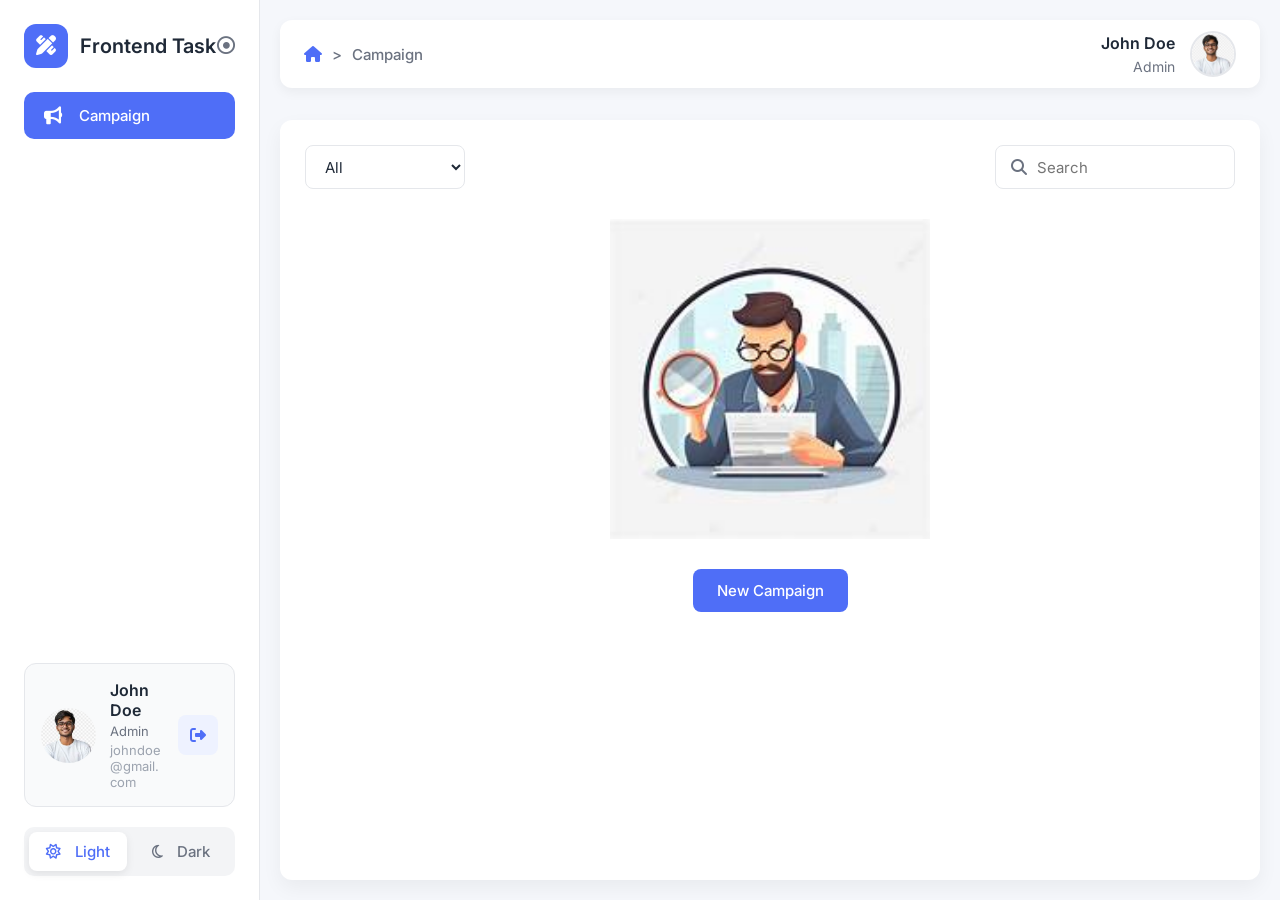
<file: index.html>
<!DOCTYPE html>
<html lang="en">
<head>
    <meta charset="UTF-8">
    <meta name="viewport" content="width=device-width, initial-scale=1.0">
    <title>Frontend Task - Campaign</title>

    <!-- Google Font -->
    <link href="https://fonts.googleapis.com/css2?family=Inter:wght@300;400;500;600;700&display=swap" rel="stylesheet">

    <!-- CSS -->
    <link rel="stylesheet" href="css/style.css">
    <link rel="stylesheet" href="css/sidebar.css">
    <link rel="stylesheet" href="css/navbar.css">
    <link rel="stylesheet" href="css/button.css">
    <link rel="stylesheet" href="css/responsive.css">

    <!-- Font Awesome -->
    <link rel="stylesheet"
          href="https://cdnjs.cloudflare.com/ajax/libs/font-awesome/6.6.0/css/all.min.css">
</head>
<body>

<div class="container">

    <!-- ================= Sidebar ================= -->

    <aside class="sidebar">

        <!-- Logo -->
        <div class="logo">

            <div class="logo-left">
                <i class="fa-solid fa-pen-ruler"></i>
                <h3>Frontend Task</h3>
            </div>

            <i class="fa-regular fa-circle-dot menu-icon"></i>

        </div>


        <!-- Menu -->

        <nav class="sidebar-menu">

            <ul>

                <li class="active">

                    <a href="index.html">

                        <i class="fa-solid fa-bullhorn"></i>

                        <span>Campaign</span>

                    </a>

                </li>

            </ul>

        </nav>



        <!-- Footer -->

        <div class="sidebar-footer">

            <div class="profile-card">

                <img src="images/profile.jpg" alt="Profile">

                <div class="profile-info">

                    <h4>John Doe</h4>

                    <span>Admin</span>

                    <p>johndoe@gmail.com</p>

                </div>

                <a href="#" class="logout">

                    <i class="fa-solid fa-right-from-bracket"></i>

                </a>

            </div>



            <div class="theme-switch">

                <button class="theme-btn active">

                    <i class="fa-regular fa-sun"></i>

                    Light

                </button>

                <button class="theme-btn">

                    <i class="fa-regular fa-moon"></i>

                    Dark

                </button>

            </div>

        </div>

    </aside>





    <!-- ================= Main ================= -->

    <main class="main-content">

        <!-- Top Navbar -->

        <header class="top-navbar">

            <div class="breadcrumb">

                <i class="fa-solid fa-house"></i>

                <span> > </span>

                <span>Campaign</span>

            </div>



            <div class="top-profile">

                <div class="user-details">

                    <h4>John Doe</h4>

                    <span>Admin</span>

                </div>

                <img src="images/profile.jpg" alt="User">

            </div>

        </header>



        <!-- Content -->

        <section class="content-area">

            <!-- Filter -->

            <div class="filter-bar">

                <select>

                    <option>All</option>

                    <option>Running</option>

                    <option>Completed</option>

                </select>



                <div class="search-box">

                    <i class="fa-solid fa-magnifying-glass"></i>

                    <input
                        type="text"
                        placeholder="Search">

                </div>

            </div>



            <!-- Empty State -->

            <div class="empty-state">

                <img
                    src="images/empty-state.png"
                    alt="Empty">

                <a href="new-campaign.html" class="primary-btn">

                    New Campaign

                </a>

            </div>

        </section>

    </main>

</div>

</body>
</html>
</file>
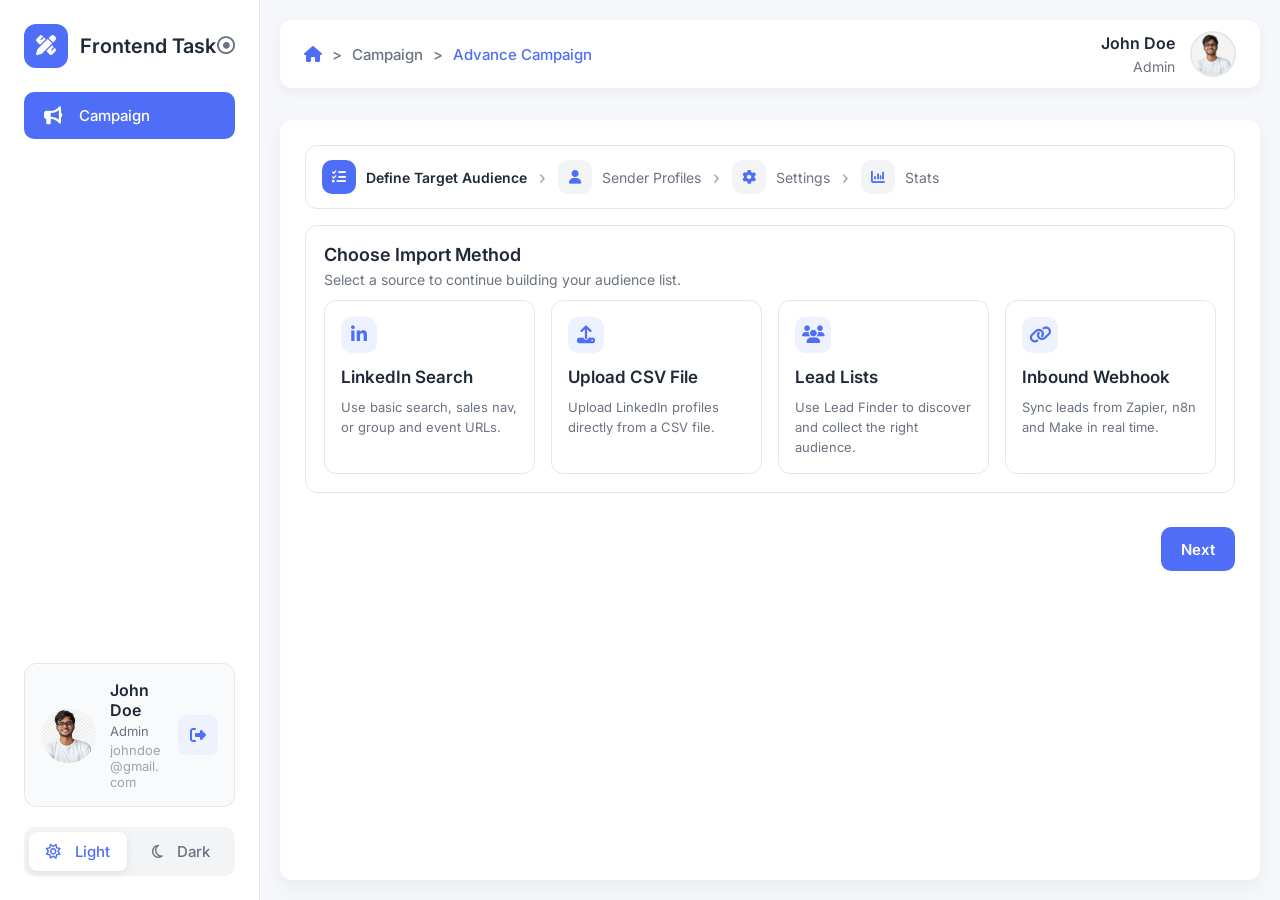
<file: advance.html>
<!DOCTYPE html>
<html lang="en">

<head>
    <meta charset="UTF-8">
    <meta name="viewport" content="width=device-width, initial-scale=1.0">
    <title>Advance Campaign</title>

    <link href="https://fonts.googleapis.com/css2?family=Inter:wght@300;400;500;600;700&display=swap" rel="stylesheet">
    <link rel="stylesheet" href="css/style.css">
    <link rel="stylesheet" href="css/sidebar.css">
    <link rel="stylesheet" href="css/navbar.css">
    <link rel="stylesheet" href="css/button.css">
    <link rel="stylesheet" href="css/responsive.css">
    <link rel="stylesheet" href="https://cdnjs.cloudflare.com/ajax/libs/font-awesome/6.6.0/css/all.min.css">

    <style>
        .advance-shell {
            display: flex;
            flex-direction: column;
            gap: 16px;
        }

        .stepper {
            display: flex;
            align-items: center;
            flex-wrap: wrap;
            gap: 12px;
            padding: 14px 16px;
            border: 1px solid #E5E7EB;
            border-radius: 12px;
            background: #fff;
        }

        .step-item {
            display: flex;
            align-items: center;
            gap: 10px;
            font-size: 14px;
            color: #6B7280;
        }

        .step-icon {
            width: 34px;
            height: 34px;
            border-radius: 10px;
            display: flex;
            justify-content: center;
            align-items: center;
            background: #F3F4F6;
            color: #4F6EF7;
        }

        .step-item.active .step-icon {
            background: #4F6EF7;
            color: #fff;
        }

        .step-item.active {
            color: #1F2937;
            font-weight: 600;
        }

        .step-separator {
            color: #9CA3AF;
            font-size: 18px;
        }

        .panel-card {
            background: #fff;
            border: 1px solid #E5E7EB;
            border-radius: 12px;
            padding: 18px;
        }

        .panel-header {
            margin-bottom: 10px;
        }

        .panel-header h3 {
            font-size: 18px;
            font-weight: 600;
            color: #1F2937;
            margin-bottom: 6px;
        }

        .panel-header p {
            font-size: 14px;
            color: #6B7280;
        }

        .method-grid {
            display: grid;
            grid-template-columns: repeat(4, minmax(180px, 1fr));
            gap: 16px;
            margin-top: 12px;
        }

        .method-card {
            border: 1px solid #E5E7EB;
            border-radius: 12px;
            padding: 16px;
            background: #fff;
            min-height: 170px;
        }

        .method-icon {
            width: 36px;
            height: 36px;
            border-radius: 10px;
            display: flex;
            justify-content: center;
            align-items: center;
            background: #EEF2FF;
            color: #4F6EF7;
            font-size: 18px;
        }

        .method-card h4 {
            margin-top: 14px;
            font-size: 17px;
            font-weight: 600;
            color: #1F2937;
        }

        .method-card p {
            margin-top: 10px;
            font-size: 13px;
            color: #6B7280;
            line-height: 20px;
        }

        .footer-actions {
            display: flex;
            justify-content: flex-end;
            margin-top: 18px;
        }

        .primary-btn {
            display: inline-flex;
            justify-content: center;
            align-items: center;
            height: 44px;
            padding: 0 20px;
            border-radius: 10px;
            background: #4F6EF7;
            color: #fff;
            font-weight: 600;
        }

        @media (max-width: 980px) {
            .method-grid {
                grid-template-columns: repeat(2, minmax(180px, 1fr));
            }
        }

        @media (max-width: 640px) {
            .method-grid {
                grid-template-columns: 1fr;
            }
        }
    </style>
</head>

<body>
    <div class="container">
        <aside class="sidebar">
            <div>
                <div class="logo">
                    <div class="logo-left">
                        <i class="fa-solid fa-pen-ruler"></i>
                        <h3>Frontend Task</h3>
                    </div>
                    <i class="fa-regular fa-circle-dot menu-icon"></i>
                </div>

                <nav class="sidebar-menu">
                    <ul>
                        <li class="active">
                            <a href="index.html">
                                <i class="fa-solid fa-bullhorn"></i>
                                <span>Campaign</span>
                            </a>
                        </li>
                    </ul>
                </nav>
            </div>

            <div class="sidebar-footer">
                <div class="profile-card">
                    <img src="images/profile.jpg" alt="Profile">
                    <div class="profile-info">
                        <h4>John Doe</h4>
                        <span>Admin</span>
                        <p>johndoe@gmail.com</p>
                    </div>
                    <a href="#" class="logout">
                        <i class="fa-solid fa-right-from-bracket"></i>
                    </a>
                </div>

                <div class="theme-switch">
                    <button class="theme-btn active">
                        <i class="fa-regular fa-sun"></i>
                        Light
                    </button>
                    <button class="theme-btn">
                        <i class="fa-regular fa-moon"></i>
                        Dark
                    </button>
                </div>
            </div>
        </aside>

        <main class="main-content">
            <header class="top-navbar">
                <div class="breadcrumb">
                    <i class="fa-solid fa-house"></i>
                    <span> > </span>
                    <span>Campaign</span>
                    <span> > </span>
                    <a href="advance.html">Advance Campaign</a>
                </div>

                <div class="top-profile">
                    <div class="user-details">
                        <h4>John Doe</h4>
                        <span>Admin</span>
                    </div>
                    <img src="images/profile.jpg" alt="User">
                </div>
            </header>

            <section class="content-area">
                <div class="advance-shell">
                    <div class="stepper">
                        <div class="step-item active">
                            <div class="step-icon"><i class="fa-solid fa-list-check"></i></div>
                            <span>Define Target Audience</span>
                        </div>
                        <div class="step-separator">›</div>
                        <div class="step-item">
                            <div class="step-icon"><i class="fa-solid fa-user"></i></div>
                            <span>Sender Profiles</span>
                        </div>
                        <div class="step-separator">›</div>
                        <div class="step-item">
                            <div class="step-icon"><i class="fa-solid fa-gear"></i></div>
                            <span>Settings</span>
                        </div>
                        <div class="step-separator">›</div>
                        <div class="step-item">
                            <div class="step-icon"><i class="fa-solid fa-chart-column"></i></div>
                            <span>Stats</span>
                        </div>
                    </div>

                    <div class="panel-card">
                        <div class="panel-header">
                            <h3>Choose Import Method</h3>
                            <p>Select a source to continue building your audience list.</p>
                        </div>

                        <div class="method-grid">
                            <a href="linkedin.html" class="method-card selected">

                                <div class="method-icon">
                                    <i class="fa-brands fa-linkedin-in"></i>
                                </div>

                                <h4>LinkedIn Search</h4>

                                <p>Use basic search, sales nav, or group and event URLs.</p>

                            </a>

                            <div class="method-card">
                                <div class="method-icon"><i class="fa-solid fa-upload"></i></div>
                                <h4>Upload CSV File</h4>
                                <p>Upload LinkedIn profiles directly from a CSV file.</p>
                            </div>

                            <div class="method-card">
                                <div class="method-icon"><i class="fa-solid fa-users"></i></div>
                                <h4>Lead Lists</h4>
                                <p>Use Lead Finder to discover and collect the right audience.</p>
                            </div>

                            <div class="method-card">
                                <div class="method-icon"><i class="fa-solid fa-link"></i></div>
                                <h4>Inbound Webhook</h4>
                                <p>Sync leads from Zapier, n8n and Make in real time.</p>
                            </div>
                        </div>
                    </div>

                    <div class="footer-actions">
                        <a href="linkedin.html" class="primary-btn">Next</a>
                    </div>
                </div>
            </section>
        </main>
    </div>
</body>

</html>
</file>
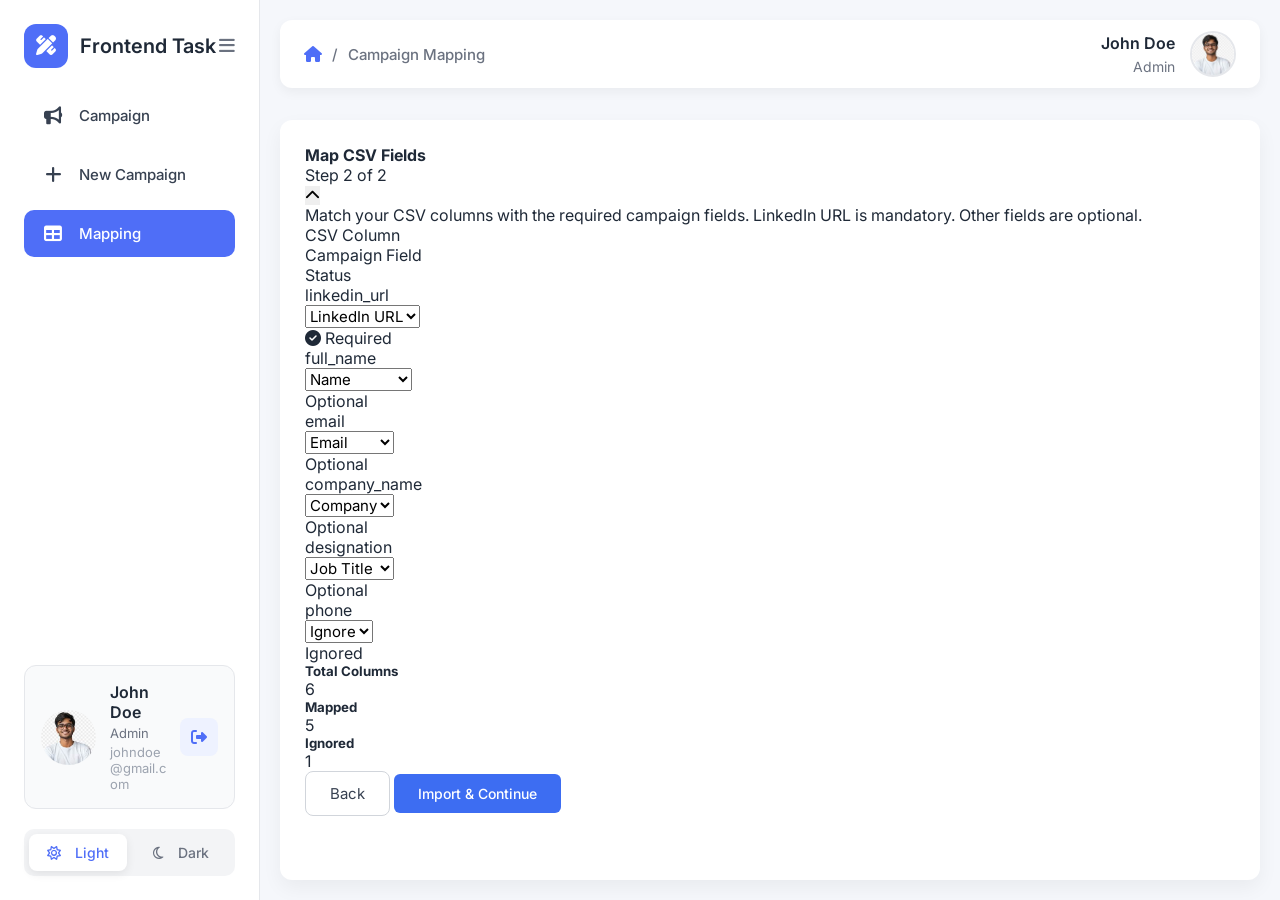
<file: campaign-mapping.html>
<!DOCTYPE html>
<html lang="en">
<head>
    <meta charset="UTF-8">
    <meta name="viewport" content="width=device-width, initial-scale=1.0">
    <title>Campaign Mapping</title>
    <link rel="stylesheet" href="css/style.css">
    <link rel="stylesheet" href="css/button.css">
    <link rel="stylesheet" href="css/modal.css">
    <link rel="stylesheet" href="css/sidebar.css">
    <link rel="stylesheet" href="css/navbar.css">
    <link rel="stylesheet" href="css/responsive.css">
    <link rel="stylesheet" href="https://cdnjs.cloudflare.com/ajax/libs/font-awesome/6.7.2/css/all.min.css">
</head>
<body data-page-title="Campaign Mapping" data-active-page="mapping">

<div class="container">
    <div id="sidebar-container"></div>

    <main class="main-content">
        <div id="navbar-container"></div>

        <section class="content-area">
            <div class="campaign-section">
                <div class="timeline">
                    <span class="timeline-dot"></span>
                </div>

                <div class="accordion">
                    <div class="accordion-header">
                        <div class="accordion-title">
                            <h4>Map CSV Fields</h4>
                            <span>Step 2 of 2</span>
                        </div>
                        <button class="accordion-toggle">
                            <i class="fa-solid fa-chevron-up"></i>
                        </button>
                    </div>

                    <div class="accordion-body">
                        <div class="mapping-description">
                            <p>Match your CSV columns with the required campaign fields. LinkedIn URL is mandatory. Other fields are optional.</p>
                        </div>

                        <div class="mapping-table">
                            <div class="mapping-header">
                                <div>CSV Column</div>
                                <div>Campaign Field</div>
                                <div>Status</div>
                            </div>

                            <div class="mapping-row">
                                <div class="csv-column"><span>linkedin_url</span></div>
                                <div>
                                    <select>
                                        <option selected>LinkedIn URL</option>
                                        <option>Name</option>
                                        <option>Email</option>
                                        <option>Company</option>
                                        <option>Job Title</option>
                                    </select>
                                </div>
                                <div>
                                    <span class="status success"><i class="fa-solid fa-circle-check"></i> Required</span>
                                </div>
                            </div>

                            <div class="mapping-row">
                                <div class="csv-column"><span>full_name</span></div>
                                <div>
                                    <select>
                                        <option>Name</option>
                                        <option>Email</option>
                                        <option>Company</option>
                                        <option>Designation</option>
                                    </select>
                                </div>
                                <div>
                                    <span class="status optional">Optional</span>
                                </div>
                            </div>

                            <div class="mapping-row">
                                <div class="csv-column"><span>email</span></div>
                                <div>
                                    <select>
                                        <option>Email</option>
                                        <option>Name</option>
                                        <option>Company</option>
                                        <option>Ignore</option>
                                    </select>
                                </div>
                                <div>
                                    <span class="status optional">Optional</span>
                                </div>
                            </div>

                            <div class="mapping-row">
                                <div class="csv-column"><span>company_name</span></div>
                                <div>
                                    <select>
                                        <option>Company</option>
                                        <option>Name</option>
                                        <option>Email</option>
                                        <option>Ignore</option>
                                    </select>
                                </div>
                                <div>
                                    <span class="status optional">Optional</span>
                                </div>
                            </div>

                            <div class="mapping-row">
                                <div class="csv-column"><span>designation</span></div>
                                <div>
                                    <select>
                                        <option>Job Title</option>
                                        <option>Company</option>
                                        <option>Name</option>
                                        <option>Ignore</option>
                                    </select>
                                </div>
                                <div>
                                    <span class="status optional">Optional</span>
                                </div>
                            </div>

                            <div class="mapping-row">
                                <div class="csv-column"><span>phone</span></div>
                                <div>
                                    <select>
                                        <option>Ignore</option>
                                        <option>Phone</option>
                                        <option>Email</option>
                                    </select>
                                </div>
                                <div>
                                    <span class="status ignored">Ignored</span>
                                </div>
                            </div>
                        </div>

                        <div class="mapping-summary">
                            <div class="summary-card">
                                <h5>Total Columns</h5>
                                <span>6</span>
                            </div>
                            <div class="summary-card">
                                <h5>Mapped</h5>
                                <span>5</span>
                            </div>
                            <div class="summary-card">
                                <h5>Ignored</h5>
                                <span>1</span>
                            </div>
                        </div>
                    </div>
                </div>
            </div>

            <div class="page-footer">
                <button class="outline-btn">Back</button>
                <button class="primary-btn">Import & Continue</button>
            </div>
        </section>
    </main>
</div>

<script src="components/layout-loader.js"></script>
</body>
</html>
</file>
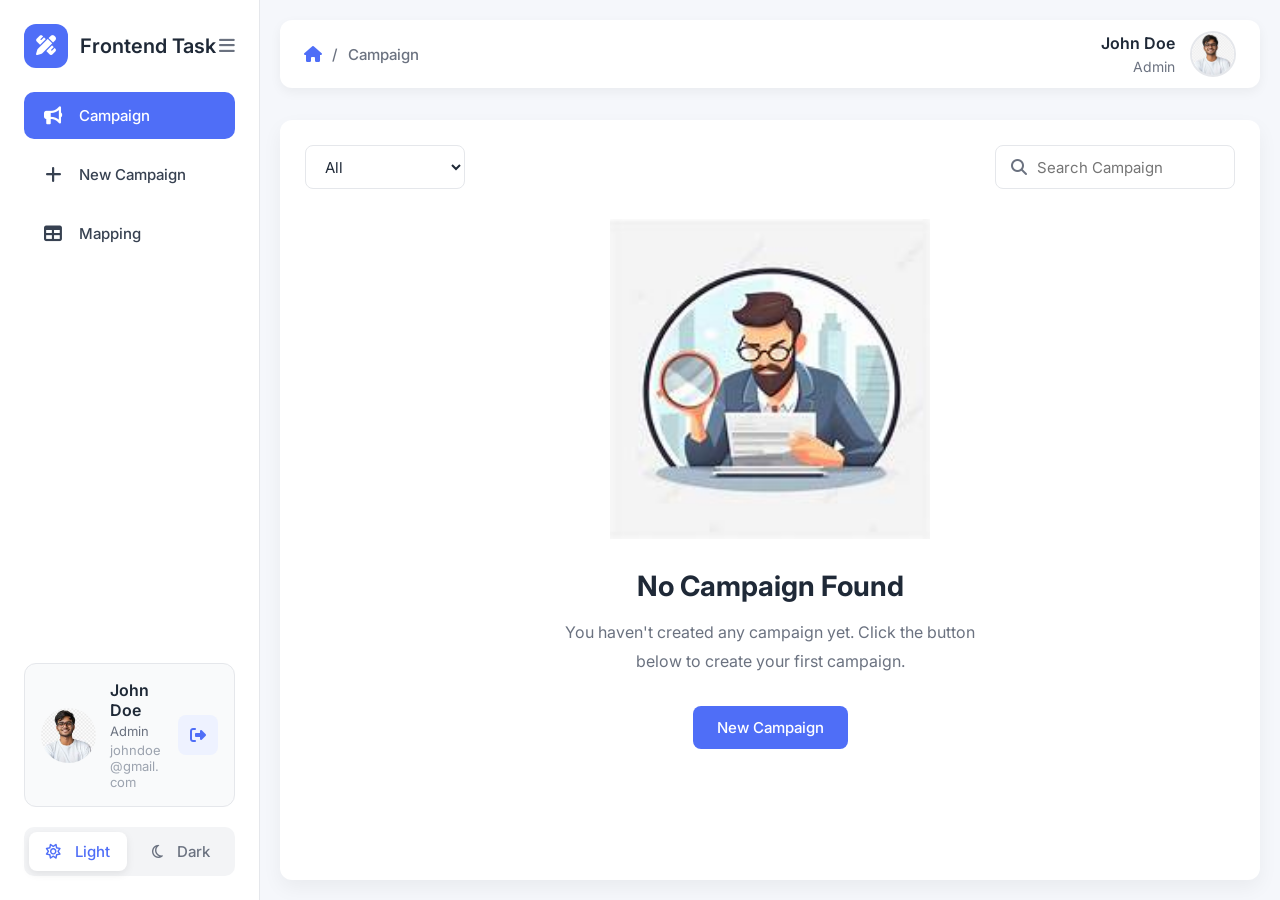
<file: campaign.html>
<!DOCTYPE html>
<html lang="en">
<head>
    <meta charset="UTF-8">
    <meta name="viewport" content="width=device-width, initial-scale=1.0">
    <title>Campaign | Frontend Task</title>

    <link href="https://fonts.googleapis.com/css2?family=Inter:wght@300;400;500;600;700&display=swap" rel="stylesheet">
    <link rel="stylesheet" href="css/style.css">
    <link rel="stylesheet" href="css/sidebar.css">
    <link rel="stylesheet" href="css/navbar.css">
    <link rel="stylesheet" href="css/button.css">
    <link rel="stylesheet" href="css/responsive.css">
    <link rel="stylesheet" href="https://cdnjs.cloudflare.com/ajax/libs/font-awesome/6.6.0/css/all.min.css">
</head>
<body data-page-title="Campaign" data-active-page="campaign">

<div class="container">
    <div id="sidebar-container"></div>

    <main class="main-content">
        <div id="navbar-container"></div>

        <section class="content-area">
            <div class="filter-bar">
                <select>
                    <option>All</option>
                    <option>Active</option>
                    <option>Paused</option>
                    <option>Completed</option>
                </select>

                <div class="search-box">
                    <i class="fa-solid fa-magnifying-glass"></i>
                    <input type="text" placeholder="Search Campaign">
                </div>
            </div>

            <div class="empty-state">
                <img src="images/empty-state.png" alt="Campaign">
                <h2>No Campaign Found</h2>
                <p>You haven't created any campaign yet. Click the button below to create your first campaign.</p>
                <a href="new-campaign.html" class="primary-btn">New Campaign</a>
            </div>
        </section>
    </main>
</div>

<script src="components/layout-loader.js"></script>
</body>
</html>
</file>
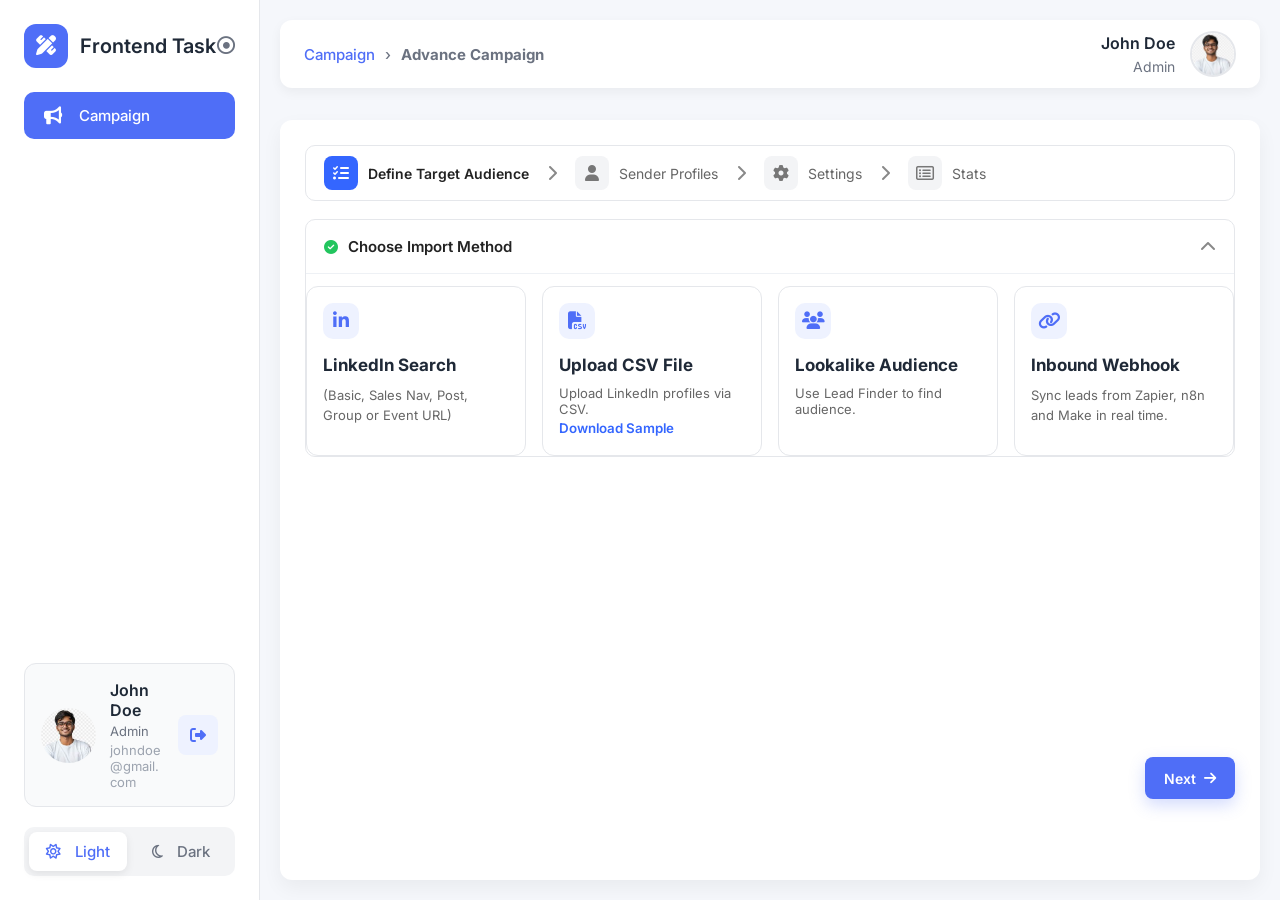
<file: linkedin.html>
<!DOCTYPE html>
<html lang="en">
<head>
  <meta charset="UTF-8">
  <meta name="viewport" content="width=device-width, initial-scale=1.0">
  <title>LinkedIn Search</title>

  <link href="https://fonts.googleapis.com/css2?family=Inter:wght@300;400;500;600;700&display=swap" rel="stylesheet">
  <link rel="stylesheet" href="css/style.css">
  <link rel="stylesheet" href="css/sidebar.css">
  <link rel="stylesheet" href="css/navbar.css">
  <link rel="stylesheet" href="css/button.css">
  <link rel="stylesheet" href="css/responsive.css">
  <link rel="stylesheet" href="https://cdnjs.cloudflare.com/ajax/libs/font-awesome/6.6.0/css/all.min.css">

  <style>
    .method-grid {
      display: grid;
      grid-template-columns: repeat(auto-fit, minmax(180px, 1fr));
      gap: 16px;
      margin-top: 12px;
      align-items: start;
    }

    .method-toggle {
      position: absolute;
      opacity: 0;
      pointer-events: none;
    }

    .method-card {
      position: relative;
      box-sizing: border-box;
      border: 1px solid #E5E7EB;
      border-radius: 12px;
      padding: 16px;
      background: #fff;
      height: 170px;
      cursor: pointer;
      display: block;
      color: inherit;
      text-decoration: none;
    }

    .method-card:hover {
      border-color: #3466FF;
    }

    .method-tick-icon {
      position: absolute;
      top: 12px;
      right: 12px;
      width: 18px;
      height: 18px;
      border-radius: 6px;
      background: #3466FF;
      color: #fff;
      display: none;
      justify-content: center;
      align-items: center;
      font-size: 10px;
    }

    #linkedin-method:checked ~ .method-grid .linkedin-card {
      border: 1px solid #E5E7EB;
      box-shadow: inset 0 0 0 2px #3466FF;
    }

    #linkedin-method:checked ~ .method-grid .linkedin-card .method-tick-icon {
      display: flex;
    }

    .method-icon {
      width: 36px;
      height: 36px;
      border-radius: 10px;
      display: flex;
      justify-content: center;
      align-items: center;
      background: #EEF2FF;
      color: #4F6EF7;
      font-size: 18px;
    }

    .paste-url-section {
      margin-top: 20px;
      margin-left: 20px;
      position: relative;
      display: none;
    }

    #linkedin-method:checked ~ .paste-url-section {
      display: block;
    }

    .url-message {
      display: none;
      margin-top: 10px;
      font-size: 13px;
      font-weight: 600;
    }

    .empty-message {
      color: #EF4444;
    }

    .valid-message {
      color: #22C55E;
    }

    .url-input:placeholder-shown:focus ~ .empty-message {
      display: block;
    }

    .url-input:valid:not(:placeholder-shown) ~ .valid-message {
      display: block;
    }
  </style>
</head>

<body>

  <div class="container">

    <aside class="sidebar">
      <div>
        <div class="logo">
          <div class="logo-left">
            <i class="fa-solid fa-pen-ruler"></i>
            <h3>Frontend Task</h3>
          </div>
          <i class="fa-regular fa-circle-dot menu-icon"></i>
        </div>

        <nav class="sidebar-menu">
          <ul>
            <li class="active">
              <a href="index.html">
                <i class="fa-solid fa-bullhorn"></i>
                <span>Campaign</span>
              </a>
            </li>
          </ul>
        </nav>
      </div>

      <div class="sidebar-footer">
        <div class="profile-card">
          <img src="images/profile.jpg" alt="Profile">
          <div class="profile-info">
            <h4>John Doe</h4>
            <span>Admin</span>
            <p>johndoe@gmail.com</p>
          </div>
          <a href="#" class="logout">
            <i class="fa-solid fa-right-from-bracket"></i>
          </a>
        </div>

        <div class="theme-switch">
          <button class="theme-btn active" type="button">
            <i class="fa-regular fa-sun"></i>
            Light
          </button>
          <button class="theme-btn" type="button">
            <i class="fa-regular fa-moon"></i>
            Dark
          </button>
        </div>
      </div>
    </aside>

    <main class="main-content">

      <header class="top-navbar">
        <div class="breadcrumb">
          <a href="#">Campaign</a>
          <span>&rsaquo;</span>
          <strong>Advance Campaign</strong>
        </div>

        <div class="top-profile">
          <div class="user-details">
            <h4>John Doe</h4>
            <span>Admin</span>
          </div>
          <img src="images/profile.jpg" alt="User">
        </div>
      </header>

      <section class="content-area">

        <div class="page-card">

          <div style="display:flex;align-items:center;justify-content:flex-start;gap:18px;padding:10px 18px;border:1px solid #E5E7EB;border-radius:10px;background:#fff;margin-bottom:18px;">

            <div style="display:flex;align-items:center;gap:10px;">
              <div style="width:34px;height:34px;border-radius:8px;background:#3466FF;color:#fff;display:flex;justify-content:center;align-items:center;">
                <i class="fa-solid fa-list-check"></i>
              </div>
              <span style="font-size:14px;font-weight:600;color:#222;">Define Target Audience</span>
            </div>

            <i class="fa-solid fa-chevron-right" style="color:#888;"></i>

            <div style="display:flex;align-items:center;gap:10px;">
              <div style="width:34px;height:34px;border-radius:8px;background:#F3F4F6;color:#777;display:flex;justify-content:center;align-items:center;">
                <i class="fa-solid fa-user"></i>
              </div>
              <span style="font-size:14px;color:#666;">Sender Profiles</span>
            </div>

            <i class="fa-solid fa-chevron-right" style="color:#888;"></i>

            <div style="display:flex;align-items:center;gap:10px;">
              <div style="width:34px;height:34px;border-radius:8px;background:#F3F4F6;color:#777;display:flex;justify-content:center;align-items:center;">
                <i class="fa-solid fa-gear"></i>
              </div>
              <span style="font-size:14px;color:#666;">Settings</span>
            </div>

            <i class="fa-solid fa-chevron-right" style="color:#888;"></i>

            <div style="display:flex;align-items:center;gap:10px;">
              <div style="width:34px;height:34px;border-radius:8px;background:#F3F4F6;color:#777;display:flex;justify-content:center;align-items:center;">
                <i class="fa-regular fa-rectangle-list"></i>
              </div>
              <span style="font-size:14px;color:#666;">Stats</span>
            </div>

          </div>

          <div style="border:1px solid #E5E7EB;border-radius:10px;background:#fff;">

            <div style="height:54px;display:flex;justify-content:space-between;align-items:center;padding:0 18px;border-bottom:1px solid #EEF1F5;">
              <div style="display:flex;align-items:center;gap:10px;">
                <i class="fa-solid fa-circle-check" style="color:#22C55E;font-size:14px;"></i>
                <span style="font-size:15px;font-weight:600;color:#222;">Choose Import Method</span>
              </div>
              <i class="fa-solid fa-chevron-up" style="color:#888;"></i>
            </div>

            <input class="method-toggle" type="checkbox" id="linkedin-method">

            <div class="method-grid">

              <label for="linkedin-method" class="method-card linkedin-card">
                <div class="method-tick-icon">
                  <i class="fa-solid fa-check"></i>
                </div>

                <div class="method-icon">
                  <i class="fa-brands fa-linkedin-in"></i>
                </div>

                <h4 style="margin-top:16px;font-size:17px;">
                  LinkedIn Search
                </h4>

                <p style="margin-top:10px;font-size:13px;color:#666;line-height:20px;">
                  (Basic, Sales Nav, Post, Group or Event URL)
                </p>
              </label>

              <a href="uploadcsv.html" class="method-card">
                <div class="method-icon">
                  <i class="fa-solid fa-file-csv"></i>
                </div>

                <h4 style="margin-top:16px;font-size:17px;">
                  Upload CSV File
                </h4>

                <p style="margin-top:10px;font-size:13px;color:#666;">
                  Upload LinkedIn profiles via CSV.
                </p>

                <small style="color:#3466FF;font-weight:600;">
                  Download Sample
                </small>
              </a>

              <div class="method-card">
                <div class="method-icon">
                  <i class="fa-solid fa-users"></i>
                </div>

                <h4 style="margin-top:16px;font-size:17px;">
                  Lookalike Audience
                </h4>

                <p style="margin-top:10px;font-size:13px;color:#666;">
                  Use Lead Finder to find audience.
                </p>
              </div>

              <div class="method-card">
                <div class="method-icon">
                  <i class="fa-solid fa-link"></i>
                </div>

                <h4 style="margin-top:16px;font-size:17px;">
                  Inbound Webhook
                </h4>

                <p style="margin-top:10px;font-size:13px;color:#666;line-height:20px;">
                  Sync leads from Zapier, n8n and Make in real time.
                </p>
              </div>

            </div>

            <div class="paste-url-section">

              <div style="position:absolute;left:-20px;top:8px;width:12px;height:12px;border:2px solid #4F6EF7;border-radius:50%;background:#fff;"></div>

              <div style="position:absolute;left:-15px;top:20px;width:2px;height:210px;background:#E5E7EB;"></div>

              <form action="uploadcsv.html" method="get" style="border:1px solid #E5E7EB;border-radius:10px;background:#fff;">

                <div style="height:48px;display:flex;align-items:center;padding:0 18px;border-bottom:1px solid #EEF2F7;font-size:15px;font-weight:600;color:#222;">
                  Paste LinkedIn Search URL
                </div>

                <div style="padding:18px;">

                  <div style="display:flex;justify-content:space-between;align-items:center;margin-bottom:18px;gap:16px;">
                    <div style="font-size:13px;color:#555;line-height:22px;">
                      <i class="fa-brands fa-linkedin" style="color:#3466FF;"></i>
                      Find your target audience with
                      <a href="#" style="color:#3466FF;text-decoration:none;">LinkedIn Search</a>
                      or
                      <a href="#" style="color:#3466FF;text-decoration:none;">Sales Navigator</a>
                      or
                      <a href="#" style="color:#3466FF;text-decoration:none;">Post URL</a>
                      or
                      <a href="#" style="color:#3466FF;text-decoration:none;">Group URL</a>
                    </div>

                    <a href="#" style="text-decoration:none;color:#3466FF;font-size:12px;font-weight:500;">
                      <i class="fa-regular fa-circle-question"></i>
                      Search Guide
                    </a>
                  </div>

                  <div style="display:flex;gap:10px;align-items:center;">
                    <input
                      class="url-input"
                      name="linkedin_url"
                      type="url"
                      required
                      placeholder="https://www.linkedin.com/search/results/people/?keywords="
                      style="flex:1;height:42px;border:1px solid #D1D5DB;border-radius:6px;padding:0 14px;outline:none;font-size:13px;"
                    >

                    <button
                      type="submit"
                      style="width:110px;height:42px;background:#3466FF;color:white;border:none;border-radius:6px;font-weight:600;cursor:pointer;"
                    >
                      Validate
                    </button>
                  </div>

                  <div class="url-message empty-message">
                    Please enter Url
                  </div>

                  <div class="url-message valid-message">
                    Validated
                  </div>

                  <div style="margin-top:10px;font-size:12px;color:#9CA3AF;">
                    <i class="fa-solid fa-circle-info" style="color:#3466FF;"></i>
                    Paste the search URL directly from LinkedIn
                  </div>

                </div>
              </form>
            </div>

          </div>

          <div style="height:260px;"></div>

          <div style="display:flex;justify-content:flex-end;align-items:center;gap:10px;margin-top:20px;padding:20px 0;">
            <a href="uploadcsv.html" style="display:inline-flex;justify-content:center;align-items:center;width:90px;height:42px;background:#4F6EF7;color:#ffffff;text-decoration:none;border-radius:8px;font-size:14px;font-weight:600;box-shadow:0 6px 16px rgba(79,110,247,.25);">
              Next
              <i class="fa-solid fa-arrow-right" style="margin-left:8px;"></i>
            </a>
          </div>

        </div>

      </section>

    </main>

  </div>

</body>
</html>
</file>
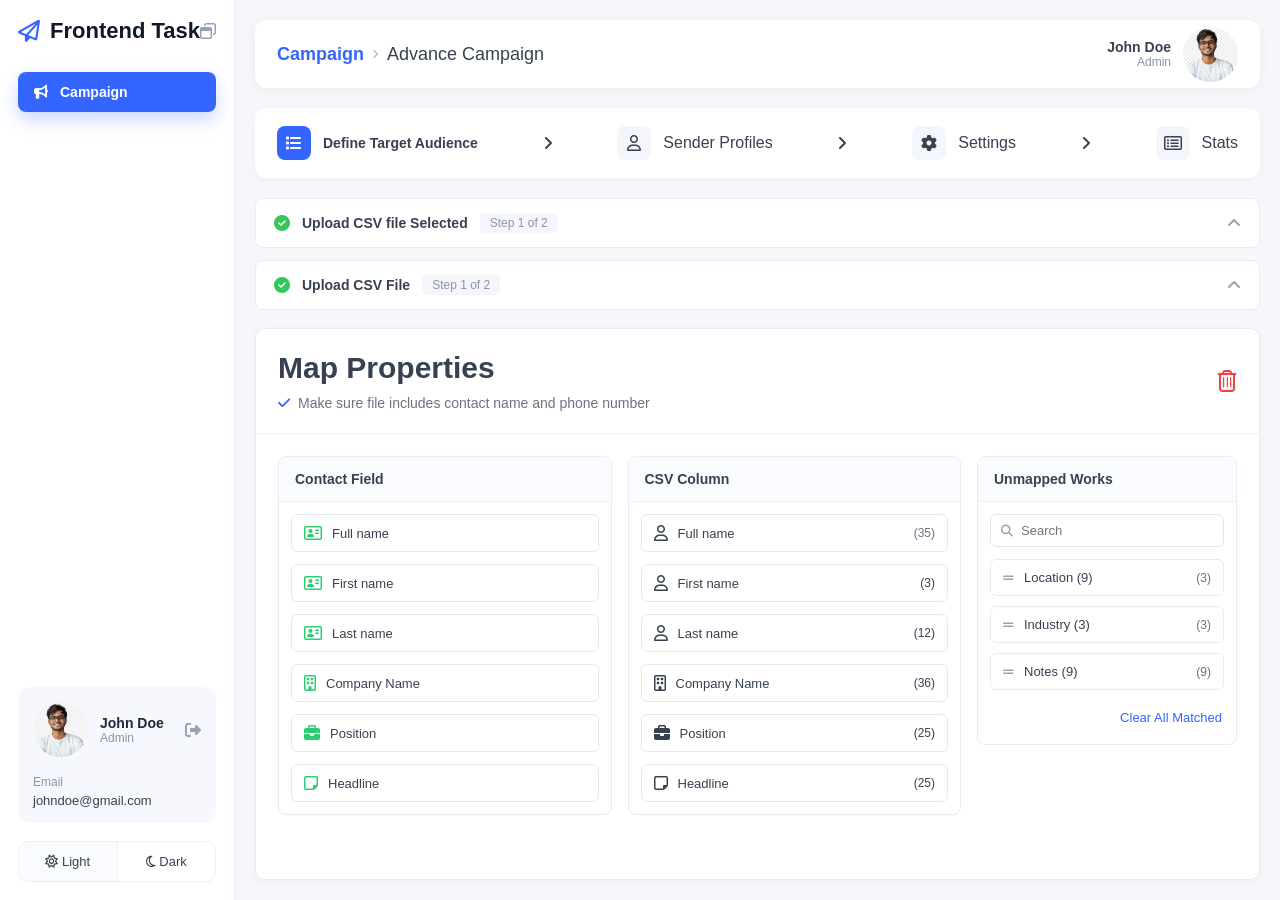
<file: map.html>
<!DOCTYPE html>
<html lang="en">

<head>

    <meta charset="UTF-8">
    <meta name="viewport" content="width=device-width, initial-scale=1.0">

    <title>Advance Campaign - Map Properties</title>

    <link rel="stylesheet" href="https://cdnjs.cloudflare.com/ajax/libs/font-awesome/6.6.0/css/all.min.css">

</head>

<body style="
margin:0;
padding:0;
background:#f5f7fb;
font-family:Inter,Segoe UI,sans-serif;
">

    <div style="
display:flex;
height:100vh;
overflow:hidden;
">

        <!-- ===================== SIDEBAR ===================== -->

        <aside style="
width:235px;
background:#ffffff;
border-right:1px solid #e8ebf5;
display:flex;
flex-direction:column;
justify-content:space-between;
padding:18px;
box-sizing:border-box;
">

            <div>

                <!-- Logo -->

                <div style="
display:flex;
align-items:center;
justify-content:space-between;
margin-bottom:28px;
">

                    <div style="
display:flex;
align-items:center;
gap:10px;
font-size:22px;
font-weight:700;
color:#111827;
">

                        <i class="fa-regular fa-paper-plane" style="color:#3466ff;"></i>

                        Frontend Task

                    </div>

                    <i class="fa-regular fa-window-restore" style="color:#98a1b3;"></i>

                </div>

                <!-- Menu -->

                <a href="index.html" style="
display:flex;
align-items:center;
gap:12px;
padding:12px 16px;
background:#3466ff;
color:#ffffff;
text-decoration:none;
border-radius:8px;
font-size:14px;
font-weight:600;
box-shadow:0 8px 18px rgba(52,102,255,.25);
">

                    <i class="fa-solid fa-bullhorn"></i>

                    Campaign

                </a>

            </div>

            <!-- Profile -->

            <div>

                <div style="
background:#f7f8fd;
border-radius:12px;
padding:15px;
">

                    <div style="
display:flex;
justify-content:space-between;
align-items:center;
">

                        <div style="
display:flex;
align-items:center;
gap:12px;
">

                            <img src="images/profile.jpg" alt="Profile" style="
width:55px;
height:55px;
border-radius:50%;
object-fit:cover;
">

                            <div>

                                <div style="
font-size:14px;
font-weight:600;
color:#1f2937;
">

                                    John Doe

                                </div>

                                <div style="
font-size:12px;
color:#8b95a7;
">

                                    Admin

                                </div>

                            </div>

                        </div>

                        <i class="fa-solid fa-right-from-bracket" style="color:#98a1b3;"></i>

                    </div>

                    <div style="
margin-top:18px;
font-size:12px;
color:#8b95a7;
">

                        Email

                    </div>

                    <div style="
margin-top:4px;
font-size:13px;
color:#374151;
">

                        johndoe@gmail.com

                    </div>

                </div>

                <div style="
display:flex;
margin-top:18px;
border:1px solid #edf0f7;
border-radius:10px;
overflow:hidden;
">

                    <div style="
flex:1;
text-align:center;
padding:12px;
background:#fafbff;
border-right:1px solid #edf0f7;
font-size:13px;
">

                        <i class="fa-regular fa-sun"></i>

                        Light

                    </div>

                    <div style="
flex:1;
text-align:center;
padding:12px;
font-size:13px;
">

                        <i class="fa-regular fa-moon"></i>

                        Dark

                    </div>

                </div>

            </div>

        </aside>

        <!-- ===================== MAIN ===================== -->

        <main style="
flex:1;
padding:22px;
display:flex;
flex-direction:column;
min-height:0;
">

            <!-- NAVBAR -->

            <div style="
flex-shrink:0;
height:68px;
background:#ffffff;
border-radius:12px;
display:flex;
justify-content:space-between;
align-items:center;
padding:0 22px;
box-shadow:0 2px 12px rgba(0,0,0,.05);
">

                <div style="
display:flex;
align-items:center;
gap:8px;
font-size:18px;
">

                    <span style="
color:#3466ff;
font-weight:600;
">

                        Campaign

                    </span>

                    <i class="fa-solid fa-angle-right" style="
font-size:11px;
color:#b3bccb;
"></i>

                    <span style="
color:#374151;
">

                        Advance Campaign

                    </span>

                </div>

                <div style="
display:flex;
align-items:center;
gap:12px;
">

                    <div style="text-align:right;">

                        <div style="
font-size:14px;
font-weight:600;
">

                            John Doe

                        </div>

                        <div style="
font-size:12px;
color:#8b95a7;
">

                            Admin

                        </div>

                    </div>

                    <img src="images/profile.jpg" alt="Profile" style="
width:55px;
height:55px;
border-radius:50%;
object-fit:cover;
">

                </div>

            </div>

            <!-- PROGRESS -->

            <div style="
margin-top:20px;
background:#ffffff;
padding:18px 22px;
border-radius:10px;
box-shadow:0 2px 10px rgba(0,0,0,.04);
">

                <div style="
display:flex;
align-items:center;
justify-content:space-between;
flex-wrap:wrap;
gap:20px;
">

                    <!-- STEP 1 -->

                    <div style="display:flex;align-items:center;gap:12px;">

                        <div style="
width:34px;
height:34px;
background:#3466ff;
border-radius:8px;
display:flex;
justify-content:center;
align-items:center;
color:#ffffff;
">

                            <i class="fa-solid fa-list"></i>

                        </div>

                        <span style="font-size:14px;font-weight:600;">

                            Define Target Audience

                        </span>

                    </div>

                    <i class="fa-solid fa-angle-right"></i>

                    <div style="display:flex;align-items:center;gap:12px;">

                        <div style="
width:34px;
height:34px;
background:#f4f6fb;
border-radius:8px;
display:flex;
align-items:center;
justify-content:center;
">

                            <i class="fa-regular fa-user"></i>

                        </div>

                        Sender Profiles

                    </div>

                    <i class="fa-solid fa-angle-right"></i>

                    <div style="display:flex;align-items:center;gap:12px;">

                        <div style="
width:34px;
height:34px;
background:#f4f6fb;
border-radius:8px;
display:flex;
align-items:center;
justify-content:center;
">

                            <i class="fa-solid fa-gear"></i>

                        </div>

                        Settings

                    </div>

                    <i class="fa-solid fa-angle-right"></i>

                    <div style="display:flex;align-items:center;gap:12px;">

                        <div style="
width:34px;
height:34px;
background:#f4f6fb;
border-radius:8px;
display:flex;
align-items:center;
justify-content:center;
">

                            <i class="fa-regular fa-rectangle-list"></i>

                        </div>

                        Stats

                    </div>

                </div>

            </div>

            <!-- UPLOAD STATUS -->

            <div style="
margin-top:20px;
">

                <!-- Section 1 -->

                <div style="
display:flex;
justify-content:space-between;
align-items:center;
padding:14px 18px;
border:1px solid #e8ebf5;
border-radius:8px;
background:#ffffff;
">

                    <div style="display:flex;align-items:center;gap:12px;">

                        <i class="fa-solid fa-circle-check" style="color:#34c759;"></i>

                        <span style="
font-size:14px;
font-weight:600;
">

                            Upload CSV file Selected

                        </span>

                        <span style="
font-size:12px;
background:#f5f6fb;
padding:3px 10px;
border-radius:4px;
color:#8b95a7;
">

                            Step 1 of 2

                        </span>

                    </div>

                    <i class="fa-solid fa-angle-up" style="color:#98a1b3;"></i>

                </div>

                <!-- Section 2 -->

                <div style="
margin-top:12px;
display:flex;
justify-content:space-between;
align-items:center;
padding:14px 18px;
border:1px solid #e8ebf5;
border-radius:8px;
background:#ffffff;
">

                    <div style="display:flex;align-items:center;gap:12px;">

                        <i class="fa-solid fa-circle-check" style="color:#34c759;"></i>

                        <span style="
font-size:14px;
font-weight:600;
">

                            Upload CSV File

                        </span>

                        <span style="
font-size:12px;
background:#f5f6fb;
padding:3px 10px;
border-radius:4px;
color:#8b95a7;
">

                            Step 1 of 2

                        </span>

                    </div>

                    <i class="fa-solid fa-angle-up" style="color:#98a1b3;"></i>

                </div>

            </div>

            <!-- MAP PROPERTIES CARD -->

            <div style="
margin-top:18px;
background:#ffffff;
border:1px solid #e8ebf5;
border-radius:10px;
padding:22px;
box-shadow:0 2px 10px rgba(0,0,0,.04);
overflow-y:auto;
flex:1;
min-height:0;
">

                <div style="
display:flex;
justify-content:space-between;
align-items:center;
">

                    <div>

                        <h2 style="
margin:0;
font-size:30px;
font-weight:600;
color:#374151;
">

                            Map Properties

                        </h2>

                        <div style="
margin-top:10px;
font-size:14px;
color:#6b7280;
display:flex;
align-items:center;
gap:8px;
">

                            <i class="fa-solid fa-check" style="color:#3466ff;"></i>

                            Make sure file includes contact name and phone number

                        </div>

                    </div>

                    <i class="fa-regular fa-trash-can" style="
font-size:22px;
color:#ef4444;
cursor:pointer;
"></i>

                </div>

                <hr style="
margin:22px -22px;
border:none;
border-top:1px solid #edf0f7;
">

                <!-- PART 2 STARTS HERE -->

                <!-- ================= MAP PROPERTIES TABLE ================= -->

                <div style="
display:flex;
gap:16px;
align-items:flex-start;
flex-wrap:wrap;
">

                    <!-- ================= CONTACT FIELD ================= -->

                    <div style="
    flex:1;
    min-width:300px;
    border:1px solid #e8ebf5;
    border-radius:8px;
    overflow:hidden;
    background:#ffffff;
    ">

                        <div style="
        padding:14px 16px;
        border-bottom:1px solid #edf0f7;
        font-size:14px;
        font-weight:600;
        color:#374151;
        background:#fafbff;
        ">

                            Contact Field

                        </div>

                        <!-- Full Name -->

                        <div style="
        display:flex;
        align-items:center;
        justify-content:space-between;
        margin:12px;
        padding:10px 12px;
        border:1px solid #e6e9f2;
        border-radius:6px;
        ">

                            <div style="display:flex;align-items:center;gap:10px;">

                                <i class="fa-regular fa-address-card" style="color:#2ecc71;"></i>

                                <span style="font-size:13px;color:#374151;">

                                    Full name

                                </span>

                            </div>

                        </div>

                        <!-- First Name -->

                        <div style="
        display:flex;
        align-items:center;
        justify-content:space-between;
        margin:12px;
        padding:10px 12px;
        border:1px solid #e6e9f2;
        border-radius:6px;
        ">

                            <div style="display:flex;align-items:center;gap:10px;">

                                <i class="fa-regular fa-address-card" style="color:#2ecc71;"></i>

                                <span style="font-size:13px;color:#374151;">

                                    First name

                                </span>

                            </div>

                        </div>

                        <!-- Last Name -->

                        <div style="
        display:flex;
        align-items:center;
        justify-content:space-between;
        margin:12px;
        padding:10px 12px;
        border:1px solid #e6e9f2;
        border-radius:6px;
        ">

                            <div style="display:flex;align-items:center;gap:10px;">

                                <i class="fa-regular fa-address-card" style="color:#2ecc71;"></i>

                                <span style="font-size:13px;color:#374151;">

                                    Last name

                                </span>

                            </div>

                        </div>

                        <!-- Company -->

                        <div style="
        display:flex;
        align-items:center;
        justify-content:space-between;
        margin:12px;
        padding:10px 12px;
        border:1px solid #e6e9f2;
        border-radius:6px;
        ">

                            <div style="display:flex;align-items:center;gap:10px;">

                                <i class="fa-regular fa-building" style="color:#2ecc71;"></i>

                                <span style="font-size:13px;color:#374151;">

                                    Company Name

                                </span>

                            </div>

                        </div>

                        <!-- Position -->

                        <div style="
        display:flex;
        align-items:center;
        justify-content:space-between;
        margin:12px;
        padding:10px 12px;
        border:1px solid #e6e9f2;
        border-radius:6px;
        ">

                            <div style="display:flex;align-items:center;gap:10px;">

                                <i class="fa-solid fa-briefcase" style="color:#2ecc71;"></i>

                                <span style="font-size:13px;color:#374151;">

                                    Position

                                </span>

                            </div>

                        </div>

                        <!-- Headline -->

                        <div style="
        display:flex;
        align-items:center;
        justify-content:space-between;
        margin:12px;
        padding:10px 12px;
        border:1px solid #e6e9f2;
        border-radius:6px;
        ">

                            <div style="display:flex;align-items:center;gap:10px;">

                                <i class="fa-regular fa-note-sticky" style="color:#2ecc71;"></i>

                                <span style="font-size:13px;color:#374151;">

                                    Headline

                                </span>

                            </div>

                        </div>

                    </div>

                    <!-- ================= CSV COLUMN ================= -->

                    <div style="
    flex:1;
    min-width:300px;
    border:1px solid #e8ebf5;
    border-radius:8px;
    overflow:hidden;
    background:#ffffff;
    ">

                        <div style="
        padding:14px 16px;
        border-bottom:1px solid #edf0f7;
        font-size:14px;
        font-weight:600;
        color:#374151;
        background:#fafbff;
        ">

                            CSV Column

                        </div>

                        <!-- Row 1 -->

                        <div style="
        display:flex;
        justify-content:space-between;
        align-items:center;
        margin:12px;
        padding:10px 12px;
        border:1px solid #e6e9f2;
        border-radius:6px;
        ">

                            <div style="display:flex;align-items:center;gap:10px;">

                                <i class="fa-regular fa-user" style="color:#374151;"></i>

                                <span style="font-size:13px;">

                                    Full name

                                </span>

                            </div>

                            <span style="font-size:12px;color:#6b7280;">

                                (35)

                            </span>

                        </div>

                        <!-- Row 2 -->

                        <div style="
        display:flex;
        justify-content:space-between;
        align-items:center;
        margin:12px;
        padding:10px 12px;
        border:1px solid #e6e9f2;
        border-radius:6px;
        ">

                            <div style="display:flex;align-items:center;gap:10px;">

                                <i class="fa-regular fa-user"></i>

                                <span style="font-size:13px;">

                                    First name

                                </span>

                            </div>

                            <span style="font-size:12px;">

                                (3)

                            </span>

                        </div>

                        <!-- Row 3 -->

                        <div style="
        display:flex;
        justify-content:space-between;
        align-items:center;
        margin:12px;
        padding:10px 12px;
        border:1px solid #e6e9f2;
        border-radius:6px;
        ">

                            <div style="display:flex;align-items:center;gap:10px;">

                                <i class="fa-regular fa-user"></i>

                                <span style="font-size:13px;">

                                    Last name

                                </span>

                            </div>

                            <span style="font-size:12px;">

                                (12)

                            </span>

                        </div>

                        <!-- Row 4 -->

                        <div style="
        display:flex;
        justify-content:space-between;
        align-items:center;
        margin:12px;
        padding:10px 12px;
        border:1px solid #e6e9f2;
        border-radius:6px;
        ">

                            <div style="display:flex;align-items:center;gap:10px;">

                                <i class="fa-regular fa-building"></i>

                                <span style="font-size:13px;">

                                    Company Name

                                </span>

                            </div>

                            <span style="font-size:12px;">

                                (36)

                            </span>

                        </div>

                        <!-- Row 5 -->

                        <div style="
        display:flex;
        justify-content:space-between;
        align-items:center;
        margin:12px;
        padding:10px 12px;
        border:1px solid #e6e9f2;
        border-radius:6px;
        ">

                            <div style="display:flex;align-items:center;gap:10px;">

                                <i class="fa-solid fa-briefcase"></i>

                                <span style="font-size:13px;">

                                    Position

                                </span>

                            </div>

                            <span style="font-size:12px;">

                                (25)

                            </span>

                        </div>

                        <!-- Row 6 -->

                        <div style="
        display:flex;
        justify-content:space-between;
        align-items:center;
        margin:12px;
        padding:10px 12px;
        border:1px solid #e6e9f2;
        border-radius:6px;
        ">

                            <div style="display:flex;align-items:center;gap:10px;">

                                <i class="fa-regular fa-note-sticky"></i>

                                <span style="font-size:13px;">

                                    Headline

                                </span>

                            </div>

                            <span style="font-size:12px;">

                                (25)

                            </span>

                        </div>

                    </div>

                    <!-- PART 3 STARTS HERE -->

                    <!-- ===================== UNMAPPED WORKS ===================== -->

                    <div style="
width:260px;
border:1px solid #e8ebf5;
border-radius:8px;
background:#ffffff;
overflow:hidden;
">

                        <!-- Header -->

                        <div style="
    padding:14px 16px;
    border-bottom:1px solid #edf0f7;
    background:#fafbff;
    font-size:14px;
    font-weight:600;
    color:#374151;
    ">

                            Unmapped Works

                        </div>

                        <!-- Search -->

                        <div style="
    padding:12px;
    ">

                            <div style="
        display:flex;
        align-items:center;
        gap:8px;
        border:1px solid #e5e7eb;
        border-radius:6px;
        padding:8px 10px;
        ">

                                <i class="fa-solid fa-magnifying-glass" style="
            color:#9ca3af;
            font-size:12px;
            "></i>

                                <input type="text" placeholder="Search" style="
            border:none;
            outline:none;
            width:100%;
            font-size:13px;
            background:transparent;
            ">

                            </div>

                        </div>

                        <!-- Item 1 -->

                        <div style="
    margin:0 12px 10px;
    border:1px solid #e8ebf5;
    border-radius:6px;
    padding:10px 12px;
    display:flex;
    justify-content:space-between;
    align-items:center;
    ">

                            <div style="
        display:flex;
        align-items:center;
        gap:10px;
        ">

                                <i class="fa-solid fa-grip-lines" style="
            color:#9ca3af;
            font-size:12px;
            "></i>

                                <span style="
            font-size:13px;
            color:#374151;
            ">
                                    Location (9)
                                </span>

                            </div>

                            <span style="
        font-size:12px;
        color:#6b7280;
        ">
                                (3)
                            </span>

                        </div>

                        <!-- Item 2 -->

                        <div style="
    margin:0 12px 10px;
    border:1px solid #e8ebf5;
    border-radius:6px;
    padding:10px 12px;
    display:flex;
    justify-content:space-between;
    align-items:center;
    ">

                            <div style="
        display:flex;
        align-items:center;
        gap:10px;
        ">

                                <i class="fa-solid fa-grip-lines" style="
            color:#9ca3af;
            font-size:12px;
            "></i>

                                <span style="
            font-size:13px;
            color:#374151;
            ">
                                    Industry (3)
                                </span>

                            </div>

                            <span style="
        font-size:12px;
        color:#6b7280;
        ">
                                (3)
                            </span>

                        </div>

                        <!-- Item 3 -->

                        <div style="
    margin:0 12px;
    border:1px solid #e8ebf5;
    border-radius:6px;
    padding:10px 12px;
    display:flex;
    justify-content:space-between;
    align-items:center;
    ">

                            <div style="
        display:flex;
        align-items:center;
        gap:10px;
        ">

                                <i class="fa-solid fa-grip-lines" style="
            color:#9ca3af;
            font-size:12px;
            "></i>

                                <span style="
            font-size:13px;
            color:#374151;
            ">
                                    Notes (9)
                                </span>

                            </div>

                            <span style="
        font-size:12px;
        color:#6b7280;
        ">
                                (9)
                            </span>

                        </div>

                        <!-- Clear -->

                        <div style="
    padding:18px 14px;
    text-align:right;
    ">

                            <a href="#" style="
        color:#3466ff;
        text-decoration:none;
        font-size:13px;
        font-weight:500;
        ">

                                Clear All Matched

                            </a>

                        </div>

                    </div>

                </div>

                <!-- Bottom Space -->

                <div style="
height:40px;
"></div>

                <!-- Bottom Button -->

                <div style="
display:flex;
justify-content:flex-end;
align-items:center;
gap:10px;
margin-top:20px;
padding:20px 0;">

                    <a href="linkedin.html" style="
       display:inline-flex;
       justify-content:center;
       align-items:center;
       width:90px;
       height:42px;
       background:#ffffff;
       color:#4F6EF7;
       text-decoration:none;
       border:1px solid #D1D5DB;
       border-radius:8px;
       font-size:14px;
       font-weight:600;
       transition:.3s;">

                        Back

                    </a>

                    <a href="campaign-settings.html" style="
    width:84px;
    height:40px;
    background:#3466ff;
    color:#ffffff;
    text-decoration:none;
    border-radius:6px;
    display:flex;
    align-items:center;
    justify-content:center;
    font-size:14px;
    font-weight:600;
    box-shadow:0 6px 16px rgba(52,102,255,.35);
    ">

                        Next

                    </a>

                </div>

                <!-- PART 4 STARTS HERE -->

                <!-- ================= END MAP PROPERTIES CARD ================= -->

            </div>

            <!-- End Main -->

        </main>

        <!-- End Layout -->

    </div>

    <!-- ================= RESPONSIVE ================= -->

    <style>
        * {
            margin: 0;
            padding: 0;
            box-sizing: border-box;
            font-family: Inter, "Segoe UI", sans-serif;
        }

        body {
            background: #f5f7fb;
            overflow-x: hidden;
            color: #374151;
        }

        img {
            display: block;
            max-width: 100%;
            height: auto;
        }

        /* ---------- Large Desktop ---------- */

        @media screen and (max-width:1400px) {

            main {
                padding: 20px !important;
            }

        }

        /* ---------- Laptop ---------- */

        @media screen and (max-width:1200px) {

            aside {
                width: 220px !important;
            }

        }

        /* ---------- Tablet ---------- */

        @media screen and (max-width:992px) {

            main {
                padding: 18px !important;
            }

            div[style*="display:flex;gap:16px"] {
                flex-wrap: wrap !important;
            }

            div[style*="min-width:300px"] {
                width: 100% !important;
                min-width: 100% !important;
            }

            div[style*="width:260px"] {
                width: 100% !important;
            }

        }

        /* ---------- Mobile ---------- */

        @media screen and (max-width:768px) {

            div[style*="min-height:100vh"] {
                flex-direction: column;
            }

            aside {
                width: 100% !important;
                border-right: none !important;
                border-bottom: 1px solid #e8ebf5;
                padding: 16px !important;
            }

            main {
                padding: 14px !important;
            }

            div[style*="justify-content:space-between;align-items:center;flex-wrap:wrap"] {
                justify-content: flex-start !important;
                gap: 15px !important;
            }

            div[style*="height:68px"] {
                height: auto !important;
                padding: 16px !important;
                flex-direction: column;
                align-items: flex-start !important;
                gap: 14px;
            }

        }

        /* ---------- Small Mobile ---------- */

        @media screen and (max-width:576px) {

            div[style*="padding:22px"] {
                padding: 16px !important;
            }

            h2 {
                font-size: 24px !important;
            }

            div[style*="padding:14px 16px"] {
                padding: 12px !important;
            }

            a[href="campaign-settings.html"] {
                width: 100% !important;
                height: 46px !important;
            }

        }

        /* ---------- Very Small Devices ---------- */

        @media screen and (max-width:400px) {

            body {
                font-size: 14px;
            }

            h2 {
                font-size: 20px !important;
            }

            span {
                font-size: 12px !important;
            }

        }
    </style>

</body>

</html>
</file>
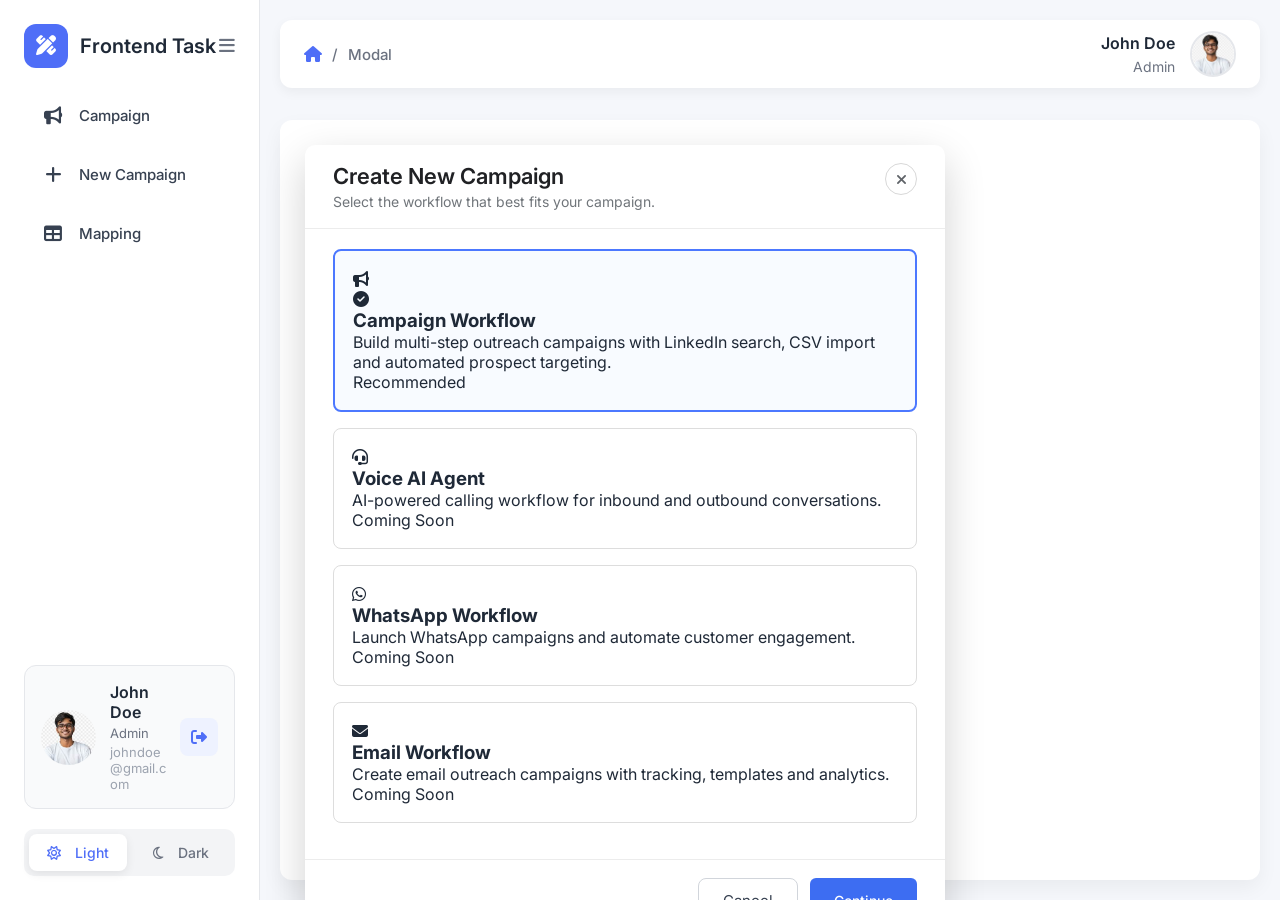
<file: modal.html>
<!DOCTYPE html>
<html lang="en">
<head>
    <meta charset="UTF-8">
    <meta name="viewport" content="width=device-width, initial-scale=1.0">
    <title>Create Campaign Modal</title>

    <link href="https://fonts.googleapis.com/css2?family=Inter:wght@300;400;500;600;700&display=swap" rel="stylesheet">
    <link rel="stylesheet" href="https://cdnjs.cloudflare.com/ajax/libs/font-awesome/6.7.2/css/all.min.css">
    <link rel="stylesheet" href="css/style.css">
    <link rel="stylesheet" href="css/button.css">
    <link rel="stylesheet" href="css/modal.css">
    <link rel="stylesheet" href="css/sidebar.css">
    <link rel="stylesheet" href="css/navbar.css">
    <link rel="stylesheet" href="css/responsive.css">
</head>
<body data-page-title="Modal" data-active-page="modal">

<div class="container">
    <div id="sidebar-container"></div>

    <main class="main-content">
        <div id="navbar-container"></div>

        <section class="content-area">
            <div class="modal-backdrop">
                <div class="workflow-modal">
                    <div class="modal-header">
                        <div>
                            <h2>Create New Campaign</h2>
                            <p>Select the workflow that best fits your campaign.</p>
                        </div>
                        <button class="close-btn">
                            <i class="fa-solid fa-xmark"></i>
                        </button>
                    </div>

                    <div class="modal-body">
                        <div class="workflow-card active">
                            <div class="workflow-top">
                                <div class="workflow-icon">
                                    <i class="fa-solid fa-bullhorn"></i>
                                </div>
                                <div class="workflow-check">
                                    <i class="fa-solid fa-circle-check"></i>
                                </div>
                            </div>
                            <h3>Campaign Workflow</h3>
                            <p>Build multi-step outreach campaigns with LinkedIn search, CSV import and automated prospect targeting.</p>
                            <span class="workflow-tag">Recommended</span>
                        </div>

                        <div class="workflow-card disabled">
                            <div class="workflow-top">
                                <div class="workflow-icon">
                                    <i class="fa-solid fa-headset"></i>
                                </div>
                            </div>
                            <h3>Voice AI Agent</h3>
                            <p>AI-powered calling workflow for inbound and outbound conversations.</p>
                            <span class="coming-soon">Coming Soon</span>
                        </div>

                        <div class="workflow-card disabled">
                            <div class="workflow-top">
                                <div class="workflow-icon">
                                    <i class="fa-brands fa-whatsapp"></i>
                                </div>
                            </div>
                            <h3>WhatsApp Workflow</h3>
                            <p>Launch WhatsApp campaigns and automate customer engagement.</p>
                            <span class="coming-soon">Coming Soon</span>
                        </div>

                        <div class="workflow-card disabled">
                            <div class="workflow-top">
                                <div class="workflow-icon">
                                    <i class="fa-solid fa-envelope"></i>
                                </div>
                            </div>
                            <h3>Email Workflow</h3>
                            <p>Create email outreach campaigns with tracking, templates and analytics.</p>
                            <span class="coming-soon">Coming Soon</span>
                        </div>
                    </div>

                    <div class="modal-footer">
                        <button class="outline-btn">Cancel</button>
                        <a href="campaign.html" class="primary-btn">Continue</a>
                    </div>
                </div>
            </div>
        </section>
    </main>
</div>

<script src="components/layout-loader.js"></script>
</body>
</html>
</file>
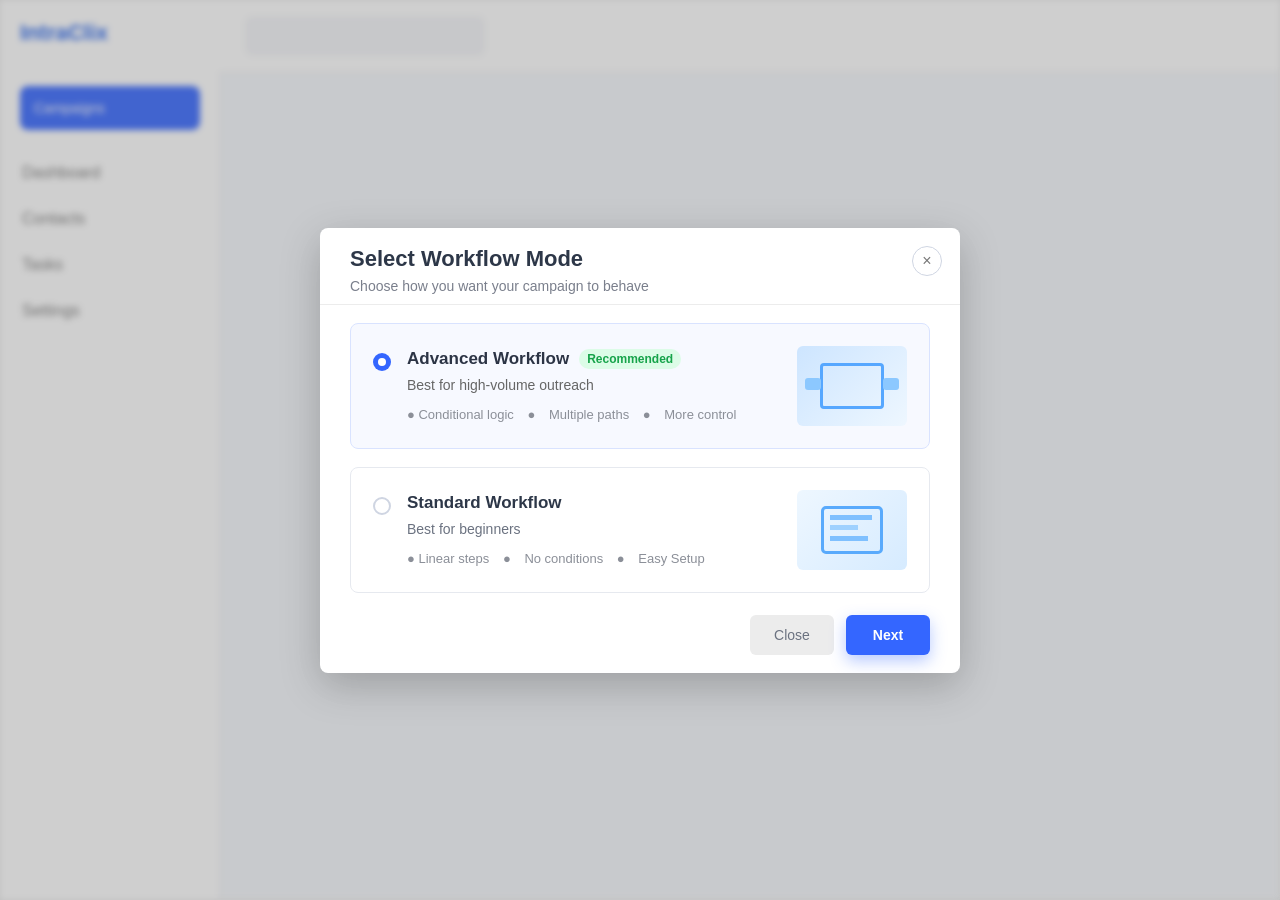
<file: new-campaign.html>
<!DOCTYPE html>
<html lang="en">

<head>

    <meta charset="UTF-8">

    <meta name="viewport" content="width=device-width, initial-scale=1.0">

    <title>Select Workflow Mode</title>

</head>

<body style="margin:0;
background:#ececec;
font-family:Inter,Segoe UI,Arial,sans-serif;
overflow:hidden;">

    <!-- Background -->

    <div style="
        position:fixed;
        inset:0;
        background:#f6f8fc;
        filter:blur(3px);
        opacity:.85;">

        <!-- Sidebar -->

        <div style="
            width:220px;
            height:100%;
            background:#ffffff;
            position:absolute;
            left:0;
            top:0;
            border-right:1px solid #e6e8ef;">

            <div style="
                padding:20px;
                font-size:22px;
                font-weight:700;
                color:#2563eb;">
                IntraClix
            </div>

            <div style="
                margin:20px;
                background:#3466ff;
                color:#fff;
                padding:14px;
                border-radius:8px;
                font-size:14px;">
                Campaigns
            </div>

            <div style="padding:14px 22px;color:#777;">Dashboard</div>

            <div style="padding:14px 22px;color:#777;">Contacts</div>

            <div style="padding:14px 22px;color:#777;">Tasks</div>

            <div style="padding:14px 22px;color:#777;">Settings</div>

        </div>

        <!-- Navbar -->

        <div style="
            position:absolute;
            left:220px;
            right:0;
            top:0;
            height:72px;
            background:#fff;
            border-bottom:1px solid #ececec;">

            <div style="
                width:240px;
                height:40px;
                background:#f4f5f8;
                border-radius:8px;
                margin:16px 25px;">
            </div>

        </div>

    </div>

    <!-- Overlay -->

    <div style="
        position:fixed;
        inset:0;
        background:rgba(0,0,0,.18);
        display:flex;
        justify-content:center;
        align-items:center;">

        <!-- Modal -->

        <div style="
            width:640px;
            background:#ffffff;
            border-radius:8px;
            overflow:hidden;
            box-shadow:0 12px 40px rgba(0,0,0,.22);">

            <!-- Header -->

            <div style="
                padding:18px 30px 10px;
                position:relative;
                border-bottom:1px solid #ececec;">

                <div style="
                    font-size:22px;
                    font-weight:600;
                    color:#2d3748;">
                    Select Workflow Mode
                </div>

                <div style="
                    margin-top:6px;
                    font-size:14px;
                    color:#7a7f8c;">
                    Choose how you want your campaign to behave
                </div>

                <!-- Close -->

                <div style="
                    position:absolute;
                    right:18px;
                    top:18px;
                    width:28px;
                    height:28px;
                    border:1px solid #cfd5e2;
                    border-radius:50%;
                    display:flex;
                    justify-content:center;
                    align-items:center;
                    color:#777;
                    font-size:16px;
                    cursor:pointer;">
                    ×
                </div>

            </div>

            <!-- Body -->

            <div style="padding:18px 30px;">

                <!-- Advanced Card -->

                <div style="
                    border:1.5px solid #d9e3ff;
                    background:#f7f9ff;
                    border-radius:8px;
                    padding:22px;
                    display:flex;
                    justify-content:space-between;
                    align-items:center;">

                    <!-- Left -->

                    <div style="
                        display:flex;
                        align-items:flex-start;">

                        <!-- Radio -->

                        <div style="
                            width:18px;
                            height:18px;
                            border-radius:50%;
                            background:#3466ff;
                            display:flex;
                            justify-content:center;
                            align-items:center;
                            margin-right:16px;
                            margin-top:4px;">

                            <div style="
                                width:8px;
                                height:8px;
                                background:#fff;
                                border-radius:50%;">
                            </div>

                        </div>

                        <!-- Text -->

                        <div>

                            <div style="
                                display:flex;
                                align-items:center;
                                gap:10px;">

                                <span style="
                                    font-size:17px;
                                    font-weight:600;
                                    color:#2c3445;">
                                    Advanced Workflow
                                </span>

                                <span style="
                                    background:#dcfce7;
                                    color:#16a34a;
                                    font-size:12px;
                                    padding:3px 8px;
                                    border-radius:20px;
                                    font-weight:600;">
                                    Recommended
                                </span>

                            </div>

                            <div style="
                                margin-top:8px;
                                color:#666;
                                font-size:14px;">
                                Best for high-volume outreach
                            </div>

                            <div style="
                                margin-top:14px;
                                color:#8b8f98;
                                font-size:13px;">

                                ● Conditional logic

                                <span style="margin:0 10px;">●</span>

                                Multiple paths

                                <span style="margin:0 10px;">●</span>

                                More control

                            </div>

                        </div>

                    </div>

                    <!-- Illustration -->

                    <div style="
                        width:110px;
                        height:80px;
                        border-radius:6px;
                        background:linear-gradient(135deg,#cde5ff,#eef7ff);
                        display:flex;
                        justify-content:center;
                        align-items:center;">

                        <div style="
                            width:58px;
                            height:40px;
                            border:3px solid #56a7ff;
                            border-radius:4px;
                            position:relative;">

                            <div style="
                                position:absolute;
                                left:-18px;
                                top:12px;
                                width:16px;
                                height:12px;
                                background:#8cc8ff;
                                border-radius:3px;">
                            </div>

                            <div style="
                                position:absolute;
                                right:-18px;
                                top:12px;
                                width:16px;
                                height:12px;
                                background:#8cc8ff;
                                border-radius:3px;">
                            </div>

                        </div>

                    </div>

                </div>

                <!-- Standard Workflow Card -->

                <div style="
                    margin-top:18px;
                    border:1px solid #e6e9ef;
                    background:#ffffff;
                    border-radius:8px;
                    padding:22px;
                    display:flex;
                    justify-content:space-between;
                    align-items:center;">

                    <!-- Left -->

                    <div style="display:flex;align-items:flex-start;">

                        <!-- Radio -->

                        <div style="
                            width:18px;
                            height:18px;
                            border:2px solid #cfd5e2;
                            border-radius:50%;
                            box-sizing:border-box;
                            margin-right:16px;
                            margin-top:4px;">
                        </div>

                        <!-- Text -->

                        <div>

                            <div style="
                                font-size:17px;
                                font-weight:600;
                                color:#2d3748;">

                                Standard Workflow

                            </div>

                            <div style="
                                margin-top:8px;
                                font-size:14px;
                                color:#6b7280;">

                                Best for beginners

                            </div>

                            <div style="
                                margin-top:14px;
                                font-size:13px;
                                color:#8b8f98;">

                                ● Linear steps

                                <span style="margin:0 10px;">●</span>

                                No conditions

                                <span style="margin:0 10px;">●</span>

                                Easy Setup

                            </div>

                        </div>

                    </div>

                    <!-- Illustration -->

                    <div style="
                        width:110px;
                        height:80px;
                        border-radius:6px;
                        background:linear-gradient(135deg,#eef7ff,#d6ebff);
                        display:flex;
                        justify-content:center;
                        align-items:center;">

                        <div style="
                            width:56px;
                            height:42px;
                            border-radius:5px;
                            border:3px solid #59aafc;
                            position:relative;">

                            <div style="
                                position:absolute;
                                left:6px;
                                top:6px;
                                width:42px;
                                height:5px;
                                background:#7fc0ff;">
                            </div>

                            <div style="
                                position:absolute;
                                left:6px;
                                top:16px;
                                width:28px;
                                height:5px;
                                background:#9fd1ff;">
                            </div>

                            <div style="
                                position:absolute;
                                left:6px;
                                top:27px;
                                width:38px;
                                height:5px;
                                background:#7fc0ff;">
                            </div>

                        </div>

                    </div>

                </div>

                <!-- Footer -->

                <div style="
                    display:flex;
                    justify-content:flex-end;
                    align-items:center;
                    margin-top:22px;">

                    <!-- Close Button -->

                    <button style="
                                width:84px;
                                height:40px;
                                border:none;
                                border-radius:6px;
                                background:#ececec;
                                cursor:pointer;
                                margin-right:12px;">

                        <a href="index.html" style="
                                display:flex;
                                justify-content:center;
                                align-items:center;
                                width:100%;
                                height:100%;
                                color:#6b7280;
                                font-size:14px;
                                text-decoration:none;">
                            Close
                        </a>

                    </button>

                    <!-- Next Button -->

                    <a href="linkedin.html" style="
    display:inline-flex;
    justify-content:center;
    align-items:center;
    width:84px;
    height:40px;
    border:none;
    border-radius:6px;
    background:#3466ff;
    color:#ffffff;
    font-size:14px;
    font-weight:600;
    text-decoration:none;
    cursor:pointer;
    box-shadow:0 6px 16px rgba(52,102,255,.35);
">
                        Next
                    </a>

                </div>

            </div>

        </div>

    </div>

</body>

</html>
</file>
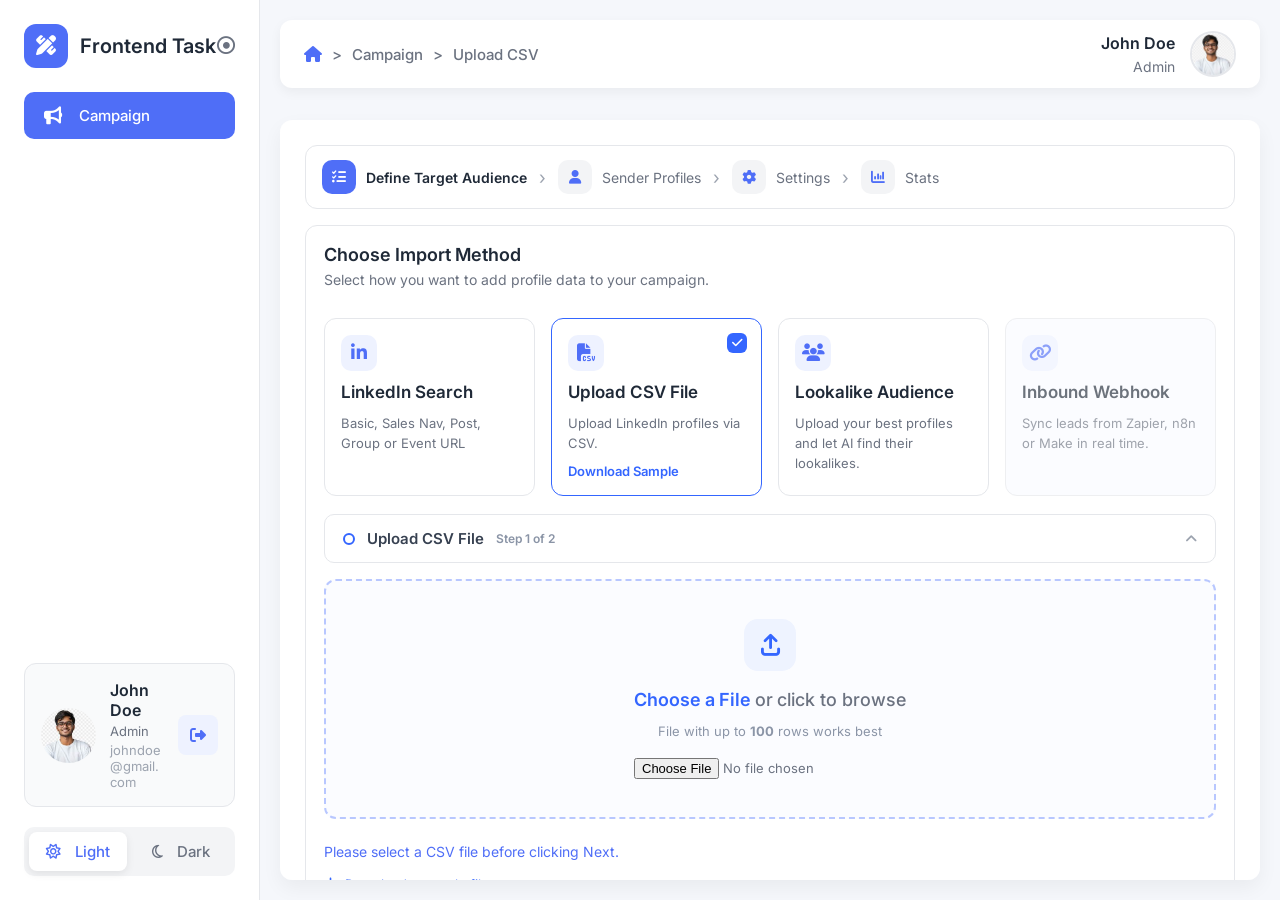
<file: uploadcsv.html>
﻿<!DOCTYPE html>
<html lang="en">

<head>
    <meta charset="UTF-8">
    <meta name="viewport" content="width=device-width, initial-scale=1.0">
    <title>Upload CSV File</title>

    <link href="https://fonts.googleapis.com/css2?family=Inter:wght@300;400;500;600;700&display=swap" rel="stylesheet">
    <link rel="stylesheet" href="css/style.css">
    <link rel="stylesheet" href="css/sidebar.css">
    <link rel="stylesheet" href="css/navbar.css">
    <link rel="stylesheet" href="css/button.css">
    <link rel="stylesheet" href="css/responsive.css">
    <link rel="stylesheet" href="https://cdnjs.cloudflare.com/ajax/libs/font-awesome/6.6.0/css/all.min.css">

    <style>
        .advance-shell {
            display: flex;
            flex-direction: column;
            gap: 16px;
        }

        .stepper {
            display: flex;
            align-items: center;
            flex-wrap: wrap;
            gap: 12px;
            padding: 14px 16px;
            border: 1px solid #E5E7EB;
            border-radius: 12px;
            background: #fff;
        }

        .step-item {
            display: flex;
            align-items: center;
            gap: 10px;
            font-size: 14px;
            color: #6B7280;
        }

        .step-icon {
            width: 34px;
            height: 34px;
            border-radius: 10px;
            display: flex;
            justify-content: center;
            align-items: center;
            background: #F3F4F6;
            color: #4F6EF7;
        }

        .step-item.active .step-icon {
            background: #4F6EF7;
            color: #fff;
        }

        .step-item.active {
            color: #1F2937;
            font-weight: 600;
        }

        .step-separator {
            color: #9CA3AF;
            font-size: 18px;
        }

        .panel-card {
            background: #fff;
            border: 1px solid #E5E7EB;
            border-radius: 12px;
            padding: 18px;
            display: flex;
            flex-direction: column;
            gap: 18px;
        }

        .panel-header h3 {
            font-size: 18px;
            font-weight: 600;
            color: #1F2937;
            margin-bottom: 6px;
        }

        .panel-header p {
            font-size: 14px;
            color: #6B7280;
        }

        .method-grid {
            display: grid;
            grid-template-columns: repeat(4, minmax(180px, 1fr));
            gap: 16px;
            margin-top: 12px;
        }

        .method-card {
            position: relative;
            border: 1px solid #E5E7EB;
            border-radius: 12px;
            padding: 16px;
            background: #fff;
            min-height: 170px;
            display: flex;
            flex-direction: column;
            gap: 10px;
        }

        .method-card.selected {
            border-color: #3466FF;
        }

        .method-card.selected .method-tick-icon {
            position: absolute;
            top: 14px;
            right: 14px;
            width: 20px;
            height: 20px;
            border-radius: 6px;
            background: #3466FF;
            color: #fff;
            display: flex;
            justify-content: center;
            align-items: center;
            font-size: 12px;
        }

        .method-icon {
            width: 36px;
            height: 36px;
            border-radius: 10px;
            display: flex;
            justify-content: center;
            align-items: center;
            background: #EEF2FF;
            color: #4F6EF7;
            font-size: 18px;
        }

        .method-card h4 {
            font-size: 17px;
            font-weight: 600;
            color: #1F2937;
            line-height: 1.3;
        }

        .method-card p {
            font-size: 13px;
            color: #6B7280;
            line-height: 20px;
            margin: 0;
        }

        .method-card .small-link {
            margin-top: auto;
            color: #3466FF;
            font-weight: 600;
            font-size: 13px;
            cursor: pointer;
        }

        .upload-wrap {
            display: flex;
            flex-direction: column;
            gap: 16px;
        }

        .upload-header {
            display: flex;
            align-items: center;
            justify-content: space-between;
            padding: 14px 18px;
            border: 1px solid #E5E7EB;
            border-radius: 10px;
            background: #fff;
        }

        .upload-header .label {
            display: flex;
            align-items: center;
            gap: 12px;
        }

        .upload-header .label span {
            font-size: 15px;
            font-weight: 600;
            color: #374151;
        }

        .upload-header .label .subtext {
            font-size: 12px;
            color: #8A94A6;
            font-weight: 600;
        }

        .file-input {
            width: 100%;
            max-width: 340px;
            margin-top: 16px;
            font-size: 13px;
            color: #6B7280;
        }

        .dropzone {
            margin-top: 0;
            border: 2px dashed #B8C7FF;
            border-radius: 12px;
            background: #FBFCFF;
            min-height: 240px;
            display: flex;
            align-items: center;
            justify-content: center;
            text-align: center;
            padding: 18px;
            cursor: pointer;
        }

        .drop-icon {
            width: 52px;
            height: 52px;
            border-radius: 14px;
            background: #EEF3FF;
            display: flex;
            align-items: center;
            justify-content: center;
            color: #3466FF;
            font-size: 22px;
            margin: 0 auto;
        }

        .dropzone-title {
            margin-top: 18px;
            font-size: 18px;
            font-weight: 600;
            color: #3466FF;
        }

        .dropzone-title span {
            color: #6B7280;
            font-weight: 500;
        }

        .dropzone-text {
            margin-top: 10px;
            font-size: 13px;
            color: #8B95A7;
            line-height: 22px;
        }

        .upload-status {
            font-size: 14px;
            color: #4F6EF7;
            margin-top: 8px;
        }

        .download-sample {
            display: flex;
            align-items: center;
            gap: 8px;
            font-size: 13px;
            color: #3466FF;
            cursor: pointer;
            width: max-content;
        }

        .footer-actions {
            display: flex;
            justify-content: flex-end;
            gap: 10px;
            align-items: center;
            margin-top: 18px;
        }

        .primary-btn {
            display: inline-flex;
            justify-content: center;
            align-items: center;
            height: 44px;
            padding: 0 20px;
            border-radius: 10px;
            background: #4F6EF7;
            color: #fff;
            font-weight: 600;
            text-decoration: none;
            border: none;
            cursor: pointer;
            font-size: 14px;
        }

        .secondary-btn {
            background: #fff;
            color: #4F6EF7;
            border: 1px solid #D1D5DB;
        }

        .content-area {
            overflow-y: auto;
            min-height: 0;
        }

        @media (max-width: 980px) {
            .method-grid {
                grid-template-columns: repeat(2, minmax(180px, 1fr));
            }
        }

        @media (max-width: 640px) {
            .method-grid {
                grid-template-columns: 1fr;
            }
        }
    </style>
</head>

<body>
    <div class="container">
        <aside class="sidebar">
            <div>
                <div class="logo">
                    <div class="logo-left">
                        <i class="fa-solid fa-pen-ruler"></i>
                        <h3>Frontend Task</h3>
                    </div>
                    <i class="fa-regular fa-circle-dot menu-icon"></i>
                </div>

                <nav class="sidebar-menu">
                    <ul>
                        <li class="active">
                            <a href="index.html">
                                <i class="fa-solid fa-bullhorn"></i>
                                <span>Campaign</span>
                            </a>
                        </li>
                    </ul>
                </nav>
            </div>

            <div class="sidebar-footer">
                <div class="profile-card">
                    <img src="images/profile.jpg" alt="Profile">
                    <div class="profile-info">
                        <h4>John Doe</h4>
                        <span>Admin</span>
                        <p>johndoe@gmail.com</p>
                    </div>
                    <a href="#" class="logout">
                        <i class="fa-solid fa-right-from-bracket"></i>
                    </a>
                </div>

                <div class="theme-switch">
                    <button class="theme-btn active" type="button">
                        <i class="fa-regular fa-sun"></i>
                        Light
                    </button>
                    <button class="theme-btn" type="button">
                        <i class="fa-regular fa-moon"></i>
                        Dark
                    </button>
                </div>
            </div>
        </aside>

        <main class="main-content">
            <header class="top-navbar">
                <div class="breadcrumb">
                    <i class="fa-solid fa-house"></i>
                    <span>&gt;</span>
                    <span>Campaign</span>
                    <span>&gt;</span>
                    <span>Upload CSV</span>
                </div>

                <div class="top-profile">
                    <div class="user-details">
                        <h4>John Doe</h4>
                        <span>Admin</span>
                    </div>
                    <img src="images/profile.jpg" alt="User">
                </div>
            </header>

            <section class="content-area">
                <div class="advance-shell">
                    <div class="stepper">
                        <div class="step-item active">
                            <div class="step-icon"><i class="fa-solid fa-list-check"></i></div>
                            <span>Define Target Audience</span>
                        </div>
                        <div class="step-separator">&rsaquo;</div>
                        <div class="step-item">
                            <div class="step-icon"><i class="fa-solid fa-user"></i></div>
                            <span>Sender Profiles</span>
                        </div>
                        <div class="step-separator">&rsaquo;</div>
                        <div class="step-item">
                            <div class="step-icon"><i class="fa-solid fa-gear"></i></div>
                            <span>Settings</span>
                        </div>
                        <div class="step-separator">&rsaquo;</div>
                        <div class="step-item">
                            <div class="step-icon"><i class="fa-solid fa-chart-column"></i></div>
                            <span>Stats</span>
                        </div>
                    </div>

                    <form class="panel-card" action="map.html" method="get">
                        <div class="panel-header">
                            <h3>Choose Import Method</h3>
                            <p>Select how you want to add profile data to your campaign.</p>
                        </div>

                        <div class="method-grid">
                            <div class="method-card">
                                <div class="method-icon"><i class="fa-brands fa-linkedin-in"></i></div>
                                <h4>LinkedIn Search</h4>
                                <p>Basic, Sales Nav, Post, Group or Event URL</p>
                            </div>

                            <div class="method-card selected">
                                <div class="method-tick-icon"><i class="fa-solid fa-check"></i></div>
                                <div class="method-icon"><i class="fa-solid fa-file-csv"></i></div>
                                <h4>Upload CSV File</h4>
                                <p>Upload LinkedIn profiles via CSV.</p>
                                <div class="small-link">Download Sample</div>
                            </div>

                            <div class="method-card">
                                <div class="method-icon"><i class="fa-solid fa-users"></i></div>
                                <h4>Lookalike Audience</h4>
                                <p>Upload your best profiles and let AI find their lookalikes.</p>
                            </div>

                            <div class="method-card" style="opacity:.65;background:#fafbff;">
                                <div class="method-icon"><i class="fa-solid fa-link"></i></div>
                                <h4>Inbound Webhook</h4>
                                <p>Sync leads from Zapier, n8n or Make in real time.</p>
                            </div>
                        </div>

                        <div class="upload-wrap">
                            <div class="upload-header">
                                <div class="label">
                                    <div style="width:12px;height:12px;border:2px solid #3466ff;border-radius:50%;box-sizing:border-box;"></div>
                                    <span>Upload CSV File</span>
                                    <span class="subtext">Step 1 of 2</span>
                                </div>
                                <i class="fa-solid fa-angle-up" style="color:#9CA3AF;font-size:14px;"></i>
                            </div>

                            <label class="dropzone" for="csv-upload">
                                <div>
                                    <div class="drop-icon">
                                        <i class="fa-solid fa-arrow-up-from-bracket"></i>
                                    </div>

                                    <div class="dropzone-title">
                                        Choose a File <span>or</span> <span class="browse-text">click to browse</span>
                                    </div>

                                    <div class="dropzone-text">
                                        File with up to <b>100</b> rows works best
                                    </div>

                                    <input class="file-input" type="file" id="csv-upload" name="csv-upload" accept=".csv" required>
                                </div>
                            </label>

                            <div class="upload-status">
                                Please select a CSV file before clicking Next.
                            </div>

                            <div class="download-sample">
                                <i class="fa-solid fa-download"></i>
                                Download a sample file
                            </div>
                        </div>

                        <div class="footer-actions">
                            <a href="linkedin.html" class="primary-btn secondary-btn">Back</a>
                            <button type="submit" class="primary-btn">Next</button>
                        </div>
                    </form>
                </div>
            </section>
        </main>
    </div>
</body>

</html>
</file>
<file: css/style.css>
/* ==========================================
   GLOBAL STYLES
========================================== */

/* Google Font */

@import url('https://fonts.googleapis.com/css2?family=Inter:wght@300;400;500;600;700&display=swap');

/* ==========================================
   CSS VARIABLES
========================================== */

:root{

    --primary:#4F6EF7;
    --primary-hover:#3557f3;

    --background:#F5F7FB;
    --surface:#ffffff;
    --surface-alt:#F9FAFB;

    --white:#ffffff;

    --text:#1F2937;
    --text-light:#6B7280;

    --border:#E5E7EB;

    --shadow:0 8px 20px rgba(0,0,0,.05);

    --radius:12px;

    --transition:.3s ease;

}

body[data-theme='dark']{

    --background:#0f172a;
    --surface:#111827;
    --surface-alt:#1f2937;
    --text:#f9fafb;
    --text-light:#cbd5e1;
    --border:#374151;
    --shadow:0 8px 20px rgba(0,0,0,.35);

}

/* ==========================================
   RESET
========================================== */

*{
    margin:0;
    padding:0;
    box-sizing:border-box;
}

html{

    scroll-behavior:smooth;

}

body{

    font-family:'Inter',sans-serif;

    background:var(--background);

    color:var(--text);

    transition:background var(--transition), color var(--transition);

    overflow:hidden;

}

/* ==========================================
   COMMON TAGS
========================================== */

a{

    text-decoration:none;

    color:inherit;

}

ul{

    list-style:none;

}

img{

    max-width:100%;

    display:block;

}

button,
input,
select,
textarea{

    font-family:inherit;

    font-size:15px;

    outline:none;

}

button{

    border:none;

}

/* ==========================================
   MAIN LAYOUT
========================================== */

.container{

    display:flex;

    height:100vh;

    overflow:hidden;

    background:var(--background);

}

body[data-theme='dark'] .sidebar,
body[data-theme='dark'] .top-navbar,
body[data-theme='dark'] .content-area,
body[data-theme='dark'] .profile-card,
body[data-theme='dark'] .search-box,
body[data-theme='dark'] .filter-bar select,
body[data-theme='dark'] .form-group input,
body[data-theme='dark'] .form-group select,
body[data-theme='dark'] .form-group textarea{

    background:var(--surface);

    color:var(--text);

    border-color:var(--border);

}

body[data-theme='dark'] .profile-card{

    background:var(--surface-alt);

}

body[data-theme='dark'] .theme-btn.active{

    background:var(--surface);

    color:var(--primary);

}

body[data-theme='dark'] .theme-btn{

    color:var(--text-light);

}

body[data-theme='dark'] .sidebar-menu li:hover{

    background:rgba(79,110,247,.15);

}

body[data-theme='dark'] .logout{

    background:rgba(79,110,247,.15);

    color:var(--primary);

}

.main-content{

    flex:1;

    display:flex;

    flex-direction:column;

    padding:20px;

    min-height:0;

}

/* ==========================================
   CONTENT SECTION
========================================== */

.content-area{

    flex:1;

    background:var(--surface);

    border-radius:var(--radius);

    padding:20px 24px;

    box-shadow:var(--shadow);

    margin-top:16px;

    min-height:0;

}

/* ==========================================
   FILTER AREA
========================================== */

.filter-bar{

    display:flex;

    justify-content:space-between;

    align-items:center;

    gap:20px;

    margin-bottom:20px;

    flex-wrap:wrap;

}

.filter-bar select{

    width:160px;

    height:44px;

    border:1px solid var(--border);

    border-radius:8px;

    padding:0 15px;

    background:var(--surface);

    color:var(--text);

}

/* ==========================================
   SEARCH BOX
========================================== */

.search-box{

    display:flex;

    align-items:center;

    width:280px;

    height:44px;

    border:1px solid var(--border);

    border-radius:8px;

    padding:0 15px;

    gap:10px;

    background:var(--surface);

}

.search-box i{

    color:var(--text-light);

}

.search-box input{

    width:100%;

    border:none;

    background:none;

    color:var(--text);

}

/* ==========================================
   EMPTY STATE
========================================== */

.empty-state{

    flex:1;

    display:flex;

    flex-direction:column;

    justify-content:center;

    align-items:center;

    text-align:center;

    padding:10px 0;

}

.empty-state img{

    width:320px;

    margin-bottom:30px;

}

.empty-state h2{

    font-size:28px;

    margin-bottom:15px;

}

.empty-state p{

    max-width:450px;

    color:var(--text-light);

    line-height:1.8;

    margin-bottom:30px;

}

/* ==========================================
   PAGE HEADER
========================================== */

.page-header{

    margin-bottom:35px;

}

.page-header h2{

    font-size:30px;

    font-weight:600;

    margin-bottom:10px;

}

.page-header p{

    color:var(--text-light);

}

/* ==========================================
   CAMPAIGN FORM
========================================== */

.campaign-form{

    width:100%;

}

.form-grid{

    display:grid;

    grid-template-columns:repeat(2,1fr);

    gap:25px;

}

.form-group{

    display:flex;

    flex-direction:column;

}

.form-group label{

    margin-bottom:8px;

    font-weight:600;

}

.form-group input,
.form-group select,
.form-group textarea{

    width:100%;

    border:1px solid var(--border);

    border-radius:8px;

    padding:14px 16px;

    transition:var(--transition);

}

.form-group textarea{

    resize:vertical;

}

.form-group input:focus,
.form-group select:focus,
.form-group textarea:focus{

    border-color:var(--primary);

}

.full-width{

    grid-column:1/-1;

    margin-top:25px;

}

/* ==========================================
   FORM ACTIONS
========================================== */

.form-buttons{

    display:flex;

    justify-content:flex-end;

    gap:15px;

    margin-top:35px;

}

/* ==========================================
   UTILITIES
========================================== */

.text-center{

    text-align:center;

}

.mt-20{

    margin-top:20px;

}

.mb-20{

    margin-bottom:20px;

}

.hidden{

    display:none;

}

/* ==========================================
   SCROLLBAR
========================================== */

::-webkit-scrollbar{

    width:8px;

}

::-webkit-scrollbar-thumb{

    background:#cfcfcf;

    border-radius:10px;

}

::-webkit-scrollbar-track{

    background:#f2f2f2;

}
</file>
<file: css/sidebar.css>
/* ==========================================
   SIDEBAR
========================================== */

.sidebar{

    width:280px;
    height:100vh;

    background:#ffffff;

    border-right:1px solid #E5E7EB;

    display:flex;
    flex-direction:column;
    justify-content:space-between;

    padding:24px;

    overflow:hidden;

}

/* ==========================================
   LOGO
========================================== */

.logo{

    display:flex;
    justify-content:space-between;
    align-items:center;

    margin-bottom:24px;

}

.logo-left{

    display:flex;
    align-items:center;
    gap:12px;

}

.logo-left i{

    width:44px;
    height:44px;

    background:#4F6EF7;
    color:#fff;

    border-radius:12px;

    display:flex;
    justify-content:center;
    align-items:center;

    font-size:20px;

}

.logo-left h3{

    font-size:20px;
    font-weight:600;
    color:#1F2937;

}

.menu-icon{

    font-size:18px;
    color:#6B7280;
    cursor:pointer;

}

/* ==========================================
   MENU
========================================== */

.sidebar-menu{

    flex:1;

}

.sidebar-menu ul{

    display:flex;
    flex-direction:column;
    gap:12px;

}

.sidebar-menu li{

    border-radius:10px;
    transition:.3s;

}

.sidebar-menu li a{

    display:flex;
    align-items:center;

    gap:15px;

    padding:14px 18px;

    font-size:15px;
    font-weight:500;

    color:#374151;

    transition:.3s;

}

.sidebar-menu li a i{

    width:22px;
    text-align:center;

    font-size:18px;

}

/* Hover */

.sidebar-menu li:hover{

    background:#EEF2FF;

}

.sidebar-menu li:hover a{

    color:#4F6EF7;

}

/* Active */

.sidebar-menu li.active{

    background:#4F6EF7;

}

.sidebar-menu li.active a{

    color:#ffffff;

}

/* ==========================================
   SIDEBAR FOOTER
========================================== */

.sidebar-footer{

    margin-top:20px;

}

/* ==========================================
   PROFILE CARD
========================================== */

.profile-card{

    background:#F9FAFB;

    border:1px solid #E5E7EB;

    border-radius:12px;

    padding:16px;

    display:flex;
    align-items:center;
    gap:14px;

    margin-bottom:20px;

}

.profile-card img{

    width:55px;
    height:55px;

    border-radius:50%;

    object-fit:cover;

}

.profile-info{

    flex:1;

}

.profile-info h4{

    font-size:16px;
    font-weight:600;

    color:#1F2937;

}

.profile-info span{

    display:block;

    font-size:13px;

    color:#6B7280;

    margin:3px 0;

}

.profile-info p{

    font-size:13px;

    color:#9CA3AF;

    word-break:break-word;

}

/* ==========================================
   LOGOUT
========================================== */

.logout{

    width:38px;
    height:38px;

    border-radius:8px;

    display:flex;
    justify-content:center;
    align-items:center;

    background:#EEF2FF;

    color:#4F6EF7;

    transition:.3s;

}

.logout:hover{

    background:#4F6EF7;
    color:#fff;

}

/* ==========================================
   THEME SWITCH
========================================== */

.theme-switch{

    display:flex;

    background:#F3F4F6;

    padding:5px;

    border-radius:10px;

    gap:6px;

}

.theme-btn{

    flex:1;

    padding:10px 0;

    border:none;

    background:transparent;

    border-radius:8px;

    font-size:14px;
    font-weight:500;

    color:#6B7280;

    cursor:pointer;

    transition:.3s;

}

.theme-btn i{

    margin-right:6px;

}

.theme-btn.active{

    background:#ffffff;

    color:#4F6EF7;

    box-shadow:0 3px 10px rgba(0,0,0,.08);

}

.theme-btn:hover{

    background:#ffffff;

}

/* ==========================================
   SIDEBAR SCROLL
========================================== */

.sidebar{

    overflow-y:auto;

}

.sidebar::-webkit-scrollbar{

    width:6px;

}

.sidebar::-webkit-scrollbar-thumb{

    background:#D1D5DB;

    border-radius:10px;

}

.sidebar::-webkit-scrollbar-track{

    background:transparent;

}
</file>
<file: css/navbar.css>
/* ==========================================
   NAVBAR
========================================== */

.top-navbar{

    height:68px;

    background:#ffffff;

    border-radius:12px;

    box-shadow:0 4px 12px rgba(0,0,0,.05);

    padding:0 24px;

    display:flex;

    justify-content:space-between;

    align-items:center;

    margin-bottom:16px;

}

/* ==========================================
   BREADCRUMB
========================================== */

.breadcrumb{

    display:flex;

    align-items:center;

    gap:10px;

    font-size:15px;

    color:#6B7280;

}

.breadcrumb i{

    color:#4F6EF7;

    font-size:16px;

}

.breadcrumb span{

    color:#6B7280;

    font-weight:500;

}

.breadcrumb a{

    color:#4F6EF7;

    font-weight:500;

    transition:.3s;

}

.breadcrumb a:hover{

    color:#3557f3;

}

/* ==========================================
   PAGE TITLE
========================================== */

.page-title{

    display:flex;

    flex-direction:column;

}

.page-title h2{

    font-size:24px;

    font-weight:600;

    color:#1F2937;

    margin-bottom:4px;

}

.page-title p{

    font-size:14px;

    color:#6B7280;

}

/* ==========================================
   USER PROFILE
========================================== */

.top-profile{

    display:flex;

    align-items:center;

    gap:15px;

}

.user-details{

    text-align:right;

}

.user-details h4{

    font-size:16px;

    font-weight:600;

    color:#1F2937;

    margin-bottom:3px;

}

.user-details span{

    font-size:14px;

    color:#6B7280;

}

.top-profile img{

    width:46px;

    height:46px;

    border-radius:50%;

    object-fit:cover;

    border:2px solid #E5E7EB;

}

/* ==========================================
   NAVBAR ACTIONS
========================================== */

.navbar-actions{

    display:flex;

    align-items:center;

    gap:15px;

}

.nav-icon{

    width:42px;

    height:42px;

    display:flex;

    justify-content:center;

    align-items:center;

    border-radius:10px;

    background:#F9FAFB;

    border:1px solid #E5E7EB;

    cursor:pointer;

    transition:.3s;

}

.nav-icon i{

    color:#6B7280;

    font-size:18px;

}

.nav-icon:hover{

    background:#4F6EF7;

    border-color:#4F6EF7;

}

.nav-icon:hover i{

    color:#ffffff;

}

/* ==========================================
   USER MENU
========================================== */

.user-menu{

    display:flex;

    align-items:center;

    gap:12px;

    cursor:pointer;

}

.user-menu:hover .user-details h4{

    color:#4F6EF7;

}

.user-menu:hover img{

    border-color:#4F6EF7;

}

/* ==========================================
   SEARCH BAR (Optional Navbar Search)
========================================== */

.nav-search{

    width:300px;

    display:flex;

    align-items:center;

    gap:10px;

    padding:0 15px;

    height:42px;

    border:1px solid #E5E7EB;

    border-radius:8px;

    background:#ffffff;

}

.nav-search i{

    color:#9CA3AF;

}

.nav-search input{

    width:100%;

    border:none;

    background:transparent;

    outline:none;

    font-size:14px;

}

/* ==========================================
   SHADOW EFFECT
========================================== */

.top-navbar:hover{

    box-shadow:0 8px 24px rgba(0,0,0,.08);

    transition:.3s;

}
</file>
<file: css/button.css>
/* ==========================================
   BUTTON STYLES
========================================== */

/* Base Button */

.primary-btn,
.secondary-btn,
.theme-btn,
.icon-btn{

    display:inline-flex;
    align-items:center;
    justify-content:center;
    gap:8px;

    padding:12px 24px;

    border:none;
    border-radius:8px;

    font-family:'Inter',sans-serif;
    font-size:15px;
    font-weight:500;

    text-decoration:none;

    cursor:pointer;

    transition:all .3s ease;

}

/* ==========================================
   PRIMARY BUTTON
========================================== */

.primary-btn{

    background:#4F6EF7;
    color:#ffffff;

}

.primary-btn:hover{

    background:#3557F3;

}

.primary-btn:active{

    transform:scale(.98);

}

.primary-btn:focus{

    outline:2px solid rgba(79,110,247,.25);

}

/* ==========================================
   SECONDARY BUTTON
========================================== */

.secondary-btn{

    background:#ffffff;

    color:#4F6EF7;

    border:1px solid #4F6EF7;

}

.secondary-btn:hover{

    background:#4F6EF7;

    color:#ffffff;

}

.secondary-btn:active{

    transform:scale(.98);

}

/* ==========================================
   OUTLINE BUTTON
========================================== */

.outline-btn{

    display:inline-flex;

    align-items:center;

    justify-content:center;

    padding:12px 24px;

    border:1px solid #D1D5DB;

    border-radius:8px;

    background:#ffffff;

    color:#374151;

    transition:.3s;

    text-decoration:none;

}

.outline-btn:hover{

    background:#F3F4F6;

}

/* ==========================================
   ICON BUTTON
========================================== */

.icon-btn{

    width:42px;

    height:42px;

    padding:0;

    background:#ffffff;

    border:1px solid #E5E7EB;

    color:#6B7280;

}

.icon-btn:hover{

    background:#4F6EF7;

    color:#ffffff;

    border-color:#4F6EF7;

}

/* ==========================================
   LOGOUT BUTTON
========================================== */

.logout{

    width:40px;

    height:40px;

    display:flex;

    align-items:center;

    justify-content:center;

    border-radius:8px;

    background:#EEF2FF;

    color:#4F6EF7;

    transition:.3s;

    text-decoration:none;

}

.logout:hover{

    background:#4F6EF7;

    color:#ffffff;

}

/* ==========================================
   THEME BUTTON
========================================== */

.theme-btn{

    flex:1;

    background:transparent;

    color:#6B7280;

    border-radius:8px;

    padding:10px 0;

}

.theme-btn.active{

    background:#ffffff;

    color:#4F6EF7;

    box-shadow:0 3px 8px rgba(0,0,0,.08);

}

.theme-btn:hover{

    background:#ffffff;

}

/* ==========================================
   DISABLED BUTTON
========================================== */

.primary-btn:disabled,
.secondary-btn:disabled{

    opacity:.6;

    cursor:not-allowed;

}

/* ==========================================
   BUTTON GROUP
========================================== */

.button-group{

    display:flex;

    align-items:center;

    gap:15px;

}

/* ==========================================
   FORM BUTTON AREA
========================================== */

.form-buttons{

    display:flex;

    justify-content:flex-end;

    align-items:center;

    gap:15px;

    margin-top:30px;

}

/* ==========================================
   FLOATING BUTTON (Optional)
========================================== */

.floating-btn{

    position:fixed;

    bottom:30px;

    right:30px;

    width:60px;

    height:60px;

    border-radius:50%;

    background:#4F6EF7;

    color:#ffffff;

    display:flex;

    justify-content:center;

    align-items:center;

    font-size:22px;

    box-shadow:0 10px 25px rgba(79,110,247,.35);

    transition:.3s;

}

.floating-btn:hover{

    background:#3557F3;

    transform:translateY(-3px);

}

/* ==========================================
   BUTTON ICON
========================================== */

.primary-btn i,
.secondary-btn i,
.outline-btn i{

    font-size:14px;

}
</file>
<file: css/responsive.css>
/* ==========================================
   RESPONSIVE CSS
   Project : Frontend Task
========================================== */

/* ==========================================
   Large Desktop (1400px and below)
========================================== */

@media (max-width:1400px){

    .sidebar{
        width:260px;
    }

    .main-content{
        padding:20px;
    }

    .content-area{
        padding:25px;
    }

    .search-box{
        width:240px;
    }

}

/* ==========================================
   Laptop (1200px and below)
========================================== */

@media (max-width:1200px){

    .sidebar{
        width:240px;
        padding:20px;
    }

    .logo-left h3{
        font-size:18px;
    }

    .main-content{
        padding:18px;
    }

    .content-area{
        padding:20px;
    }

    .filter-bar{
        gap:15px;
    }

    .search-box{
        width:220px;
    }

    .empty-state img{
        width:280px;
    }

}

/* ==========================================
   Tablet (992px and below)
========================================== */

@media (max-width:992px){

    .container{
        flex-direction:column;
    }

    .sidebar{

        width:100%;
        min-height:auto;

        border-right:none;
        border-bottom:1px solid #E5E7EB;

        padding:20px;

    }

    .sidebar-menu ul{

        flex-direction:row;
        gap:12px;

    }

    .sidebar-menu li{

        flex:1;

    }

    .sidebar-menu li a{

        justify-content:center;

    }

    .sidebar-footer{

        margin-top:20px;

    }

    .top-navbar{

        flex-direction:column;

        align-items:flex-start;

        gap:15px;

        height:auto;

        padding:20px;

    }

    .top-profile{

        width:100%;

        justify-content:flex-end;

    }

    .filter-bar{

        flex-direction:column;

        align-items:stretch;

    }

    .search-box{

        width:100%;

    }

    .filter-bar select{

        width:100%;

    }

    .form-grid{

        grid-template-columns:1fr;

    }

    .empty-state{

        min-height:400px;

    }

}

/* ==========================================
   Mobile Landscape (768px and below)
========================================== */

@media (max-width:768px){

    .main-content{

        padding:15px;

    }

    .content-area{

        padding:18px;

    }

    .logo{

        margin-bottom:25px;

    }

    .logo-left h3{

        font-size:17px;

    }

    .profile-card{

        flex-direction:column;

        text-align:center;

    }

    .profile-info{

        text-align:center;

    }

    .theme-switch{

        flex-direction:column;

    }

    .empty-state img{

        width:230px;

    }

    .empty-state h2{

        font-size:24px;

    }

    .page-header h2{

        font-size:24px;

    }

    .form-buttons{

        flex-direction:column;

    }

    .primary-btn,
    .secondary-btn{

        width:100%;

    }

}

/* ==========================================
   Mobile (576px and below)
========================================== */

@media (max-width:576px){

    .sidebar{

        padding:15px;

    }

    .sidebar-menu ul{

        flex-direction:column;

    }

    .sidebar-menu li{

        width:100%;

    }

    .sidebar-menu li a{

        justify-content:flex-start;

    }

    .top-navbar{

        padding:15px;

    }

    .breadcrumb{

        font-size:13px;

        flex-wrap:wrap;

    }

    .top-profile{

        flex-direction:column;

        align-items:flex-start;

    }

    .user-details{

        text-align:left;

    }

    .content-area{

        padding:15px;

    }

    .empty-state{

        min-height:300px;

    }

    .empty-state img{

        width:180px;

    }

    .empty-state h2{

        font-size:20px;

    }

    .empty-state p{

        font-size:14px;

    }

    .page-header h2{

        font-size:22px;

    }

    .form-group input,
    .form-group select,
    .form-group textarea{

        font-size:14px;

    }

}

/* ==========================================
   Small Mobile (400px and below)
========================================== */

@media (max-width:400px){

    .main-content{

        padding:10px;

    }

    .content-area{

        padding:12px;

    }

    .logo-left i{

        width:40px;
        height:40px;
    }

    .logo-left h3{

        font-size:16px;

    }

    .top-profile img{

        width:40px;
        height:40px;

    }

    .profile-card img{

        width:50px;
        height:50px;

    }

    .primary-btn,
    .secondary-btn{

        font-size:14px;

        padding:12px 18px;

    }

    .theme-btn{

        font-size:13px;

    }

    .search-box{

        height:42px;

    }

}
</file>
<file: css/modal.css>
/* ==========================
   MODAL OVERLAY
========================== */

.modal-overlay{
    position: fixed;
    inset: 0;
    background: rgba(35,40,50,.28);
    backdrop-filter: blur(6px);
    -webkit-backdrop-filter: blur(6px);
    display:flex;
    justify-content:center;
    align-items:center;
    z-index:9999;
    padding:20px;
}


/* ==========================
   MODAL
========================== */

.workflow-modal{

    width:100%;
    max-width:640px;

    background:#ffffff;

    border-radius:10px;

    overflow:hidden;

    box-shadow:
        0 15px 40px rgba(0,0,0,.18);

}


/* ==========================
   HEADER
========================== */

.modal-header{

    display:flex;

    justify-content:space-between;

    align-items:flex-start;

    padding:18px 28px;

    border-bottom:1px solid #ececec;

}

.modal-header h2{

    font-size:22px;

    font-weight:600;

    color:#202124;

    margin-bottom:4px;

}

.modal-header p{

    font-size:14px;

    color:#70757a;

}

.close-btn{

    width:32px;

    height:32px;

    border-radius:50%;

    border:1px solid #d8d8d8;

    background:#fff;

    cursor:pointer;

    display:flex;

    justify-content:center;

    align-items:center;

    color:#5f6368;

    transition:.3s;

}

.close-btn:hover{

    background:#f3f4f6;

}


/* ==========================
   BODY
========================== */

.modal-body{

    padding:20px 28px;

}


/* ==========================
   WORKFLOW CARD
========================== */

.workflow-card{

    display:block;

    cursor:pointer;

    border:1px solid #dddddd;

    border-radius:8px;

    padding:18px;

    margin-bottom:16px;

    transition:.25s;

    background:#fff;

}

.workflow-card:hover{

    border-color:#4c78ff;

}


/* Active Card */

.workflow-card.active{

    border:2px solid #4c78ff;

    background:#f8fbff;

}


/* Hide radio */

.workflow-card input{

    display:none;

}


.workflow-content{

    display:flex;

    justify-content:space-between;

    align-items:center;

    gap:20px;

}


.workflow-left{

    flex:1;

}


/* Title */

.workflow-left h3{

    display:flex;

    align-items:center;

    gap:12px;

    font-size:18px;

    color:#303030;

    margin-bottom:8px;

    position:relative;

}


/* Custom Radio */

.workflow-left h3::before{

    content:"";

    width:18px;

    height:18px;

    border-radius:50%;

    border:2px solid #4c78ff;

    background:#4c78ff;

    box-shadow:inset 0 0 0 4px #fff;

}


/* Standard radio */

.workflow-card:nth-child(2) h3::before{

    background:#fff;

    border:2px solid #cfcfcf;

    box-shadow:none;

}


/* Recommended */

.recommended{

    background:#DDF6E7;

    color:#2b9c4d;

    padding:3px 10px;

    border-radius:14px;

    font-size:11px;

    font-weight:600;

}


/* Description */

.workflow-left p{

    font-size:14px;

    color:#666;

    margin-bottom:14px;

}


/* Features */

.workflow-left ul{

    display:flex;

    flex-wrap:wrap;

    gap:18px;

    list-style:none;

    padding:0;

}

.workflow-left ul li{

    position:relative;

    font-size:13px;

    color:#6b7280;

    padding-left:14px;

}

.workflow-left ul li::before{

    content:"";

    width:5px;

    height:5px;

    border-radius:50%;

    background:#b9bcc4;

    position:absolute;

    left:0;

    top:7px;

}


/* Image */

.workflow-image{

    width:90px;

}

.workflow-image img{

    width:100%;

    display:block;

}


/* ==========================
   FOOTER
========================== */

.modal-footer{

    display:flex;

    justify-content:flex-end;

    gap:12px;

    padding:18px 28px;

    border-top:1px solid #ececec;

}


/* ==========================
   BUTTONS
========================== */

.secondary-btn{

    background:#f3f4f6;

    color:#555;

    border:none;

    border-radius:6px;

    padding:11px 24px;

    cursor:pointer;

    font-size:14px;

    transition:.3s;

}

.secondary-btn:hover{

    background:#e6e8eb;

}


.primary-btn{

    background:#3d6df2;

    color:#fff;

    text-decoration:none;

    border-radius:6px;

    padding:11px 24px;

    display:inline-flex;

    align-items:center;

    justify-content:center;

    font-size:14px;

    transition:.3s;

}

.primary-btn:hover{

    background:#285be8;

}


/* ==========================
   RESPONSIVE
========================== */

@media(max-width:768px){

.workflow-modal{

    max-width:95%;

}

.workflow-content{

    flex-direction:column;

    align-items:flex-start;

}

.workflow-image{

    width:70px;

    align-self:flex-end;

}

.modal-header{

    padding:18px;

}

.modal-body{

    padding:18px;

}

.modal-footer{

    padding:18px;

}

.workflow-left ul{

    flex-direction:column;

    gap:8px;

}

}

@media(max-width:480px){

.modal-header h2{

    font-size:19px;

}

.workflow-left h3{

    font-size:16px;

}

.workflow-left p{

    font-size:13px;

}

.modal-footer{

    flex-direction:column;

}

.primary-btn,

.secondary-btn{

    width:100%;

}

}
</file>
